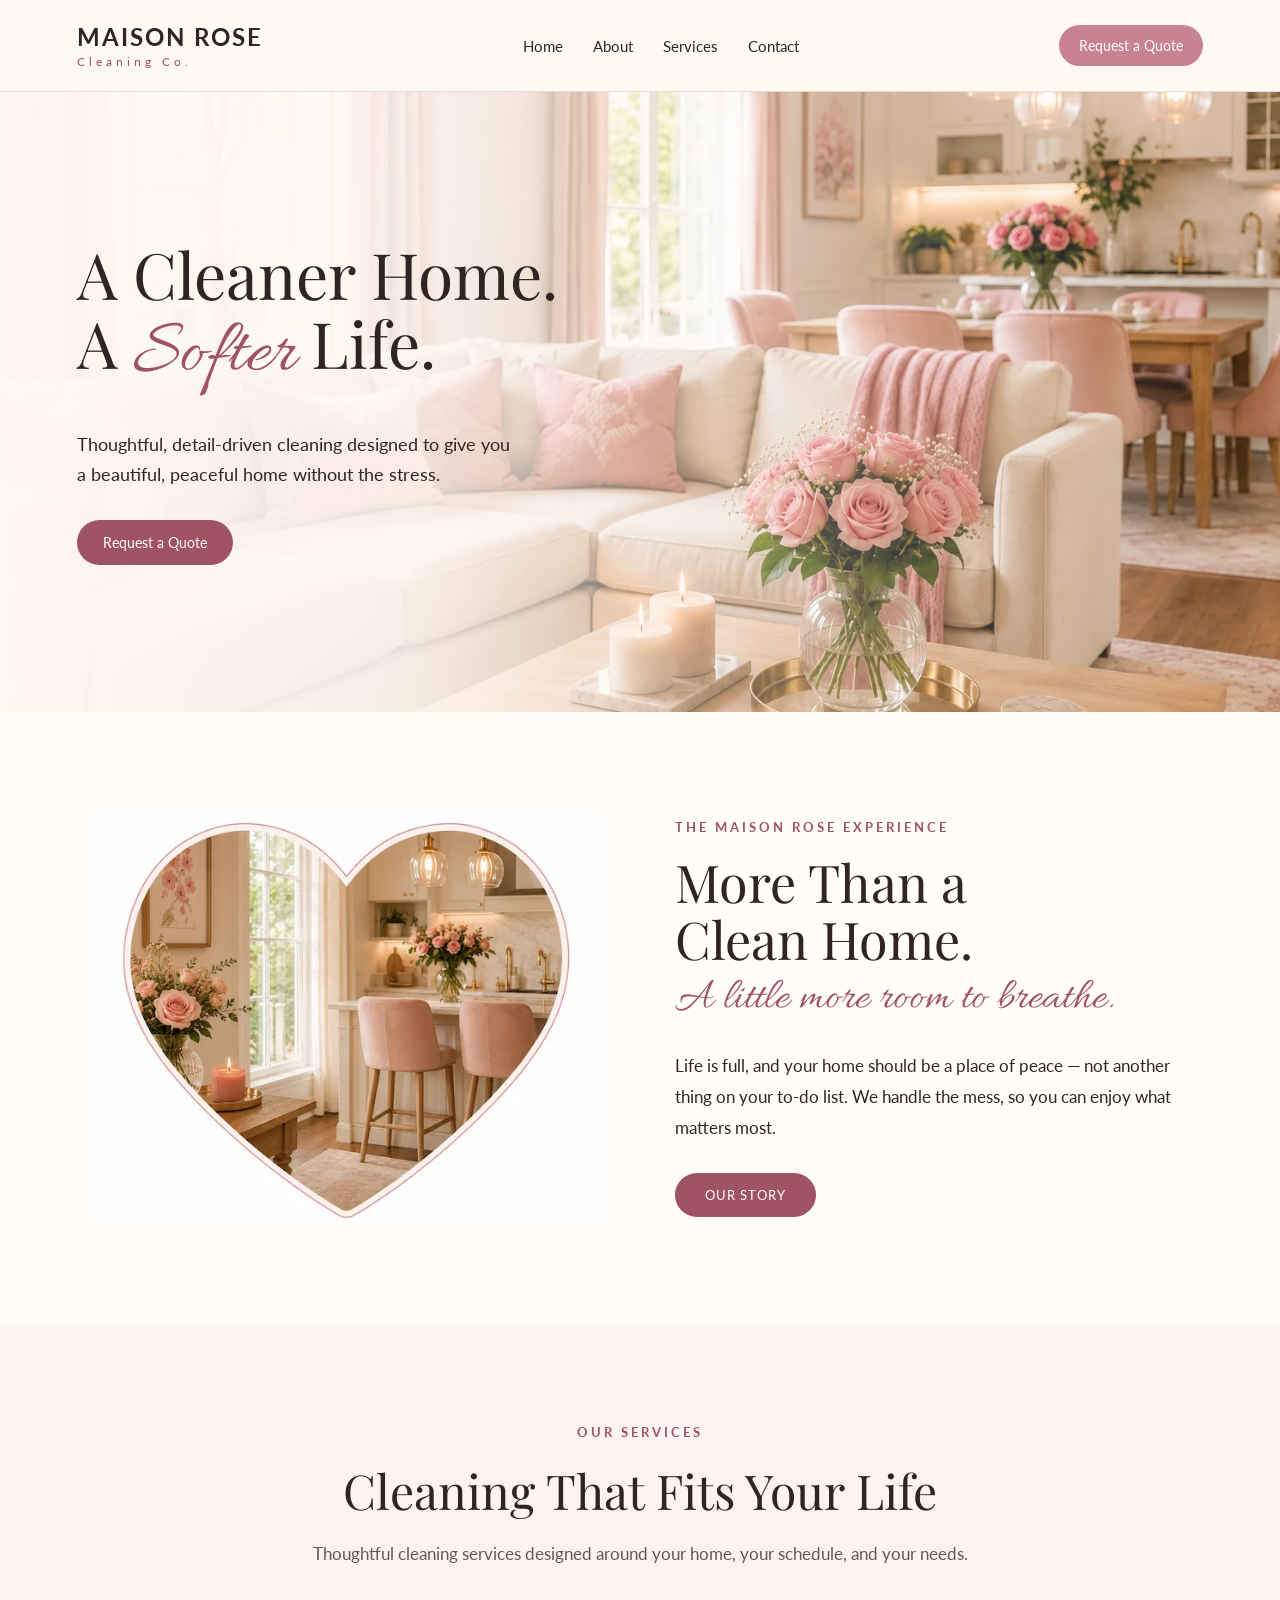
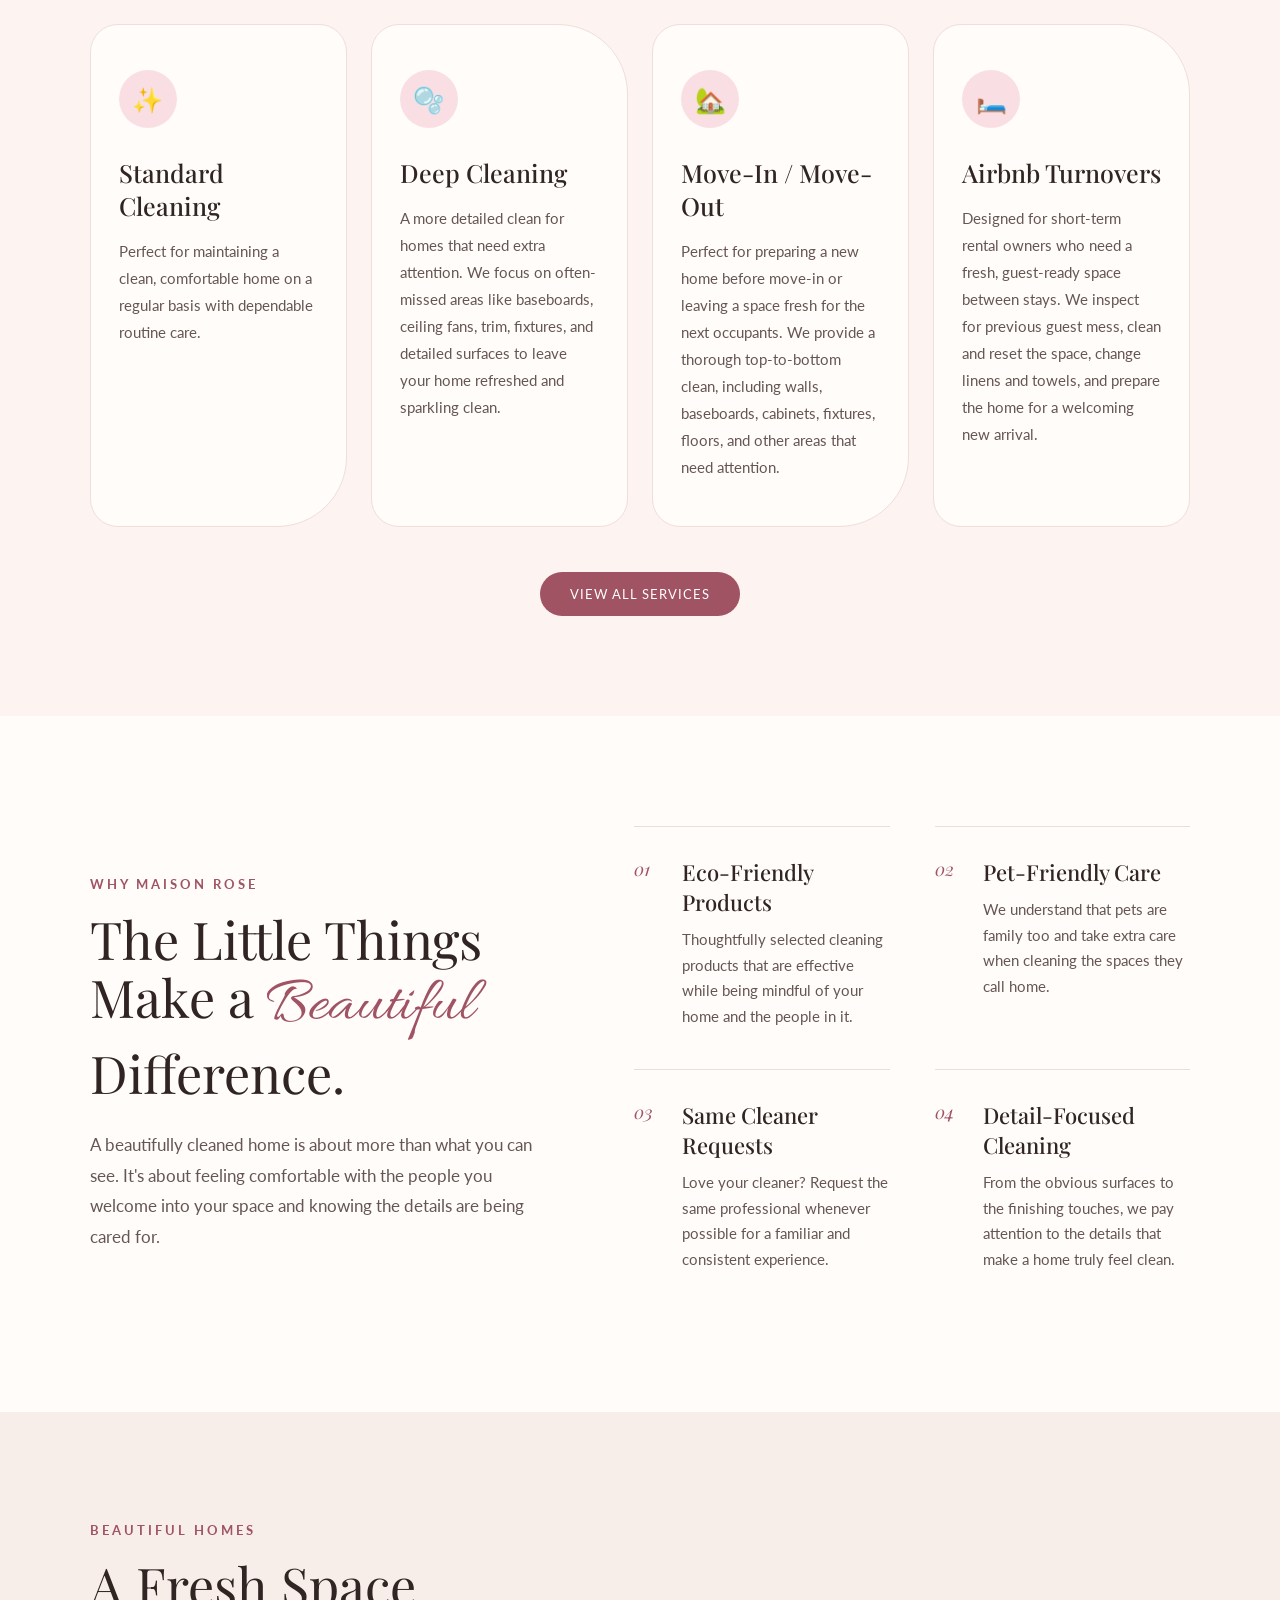
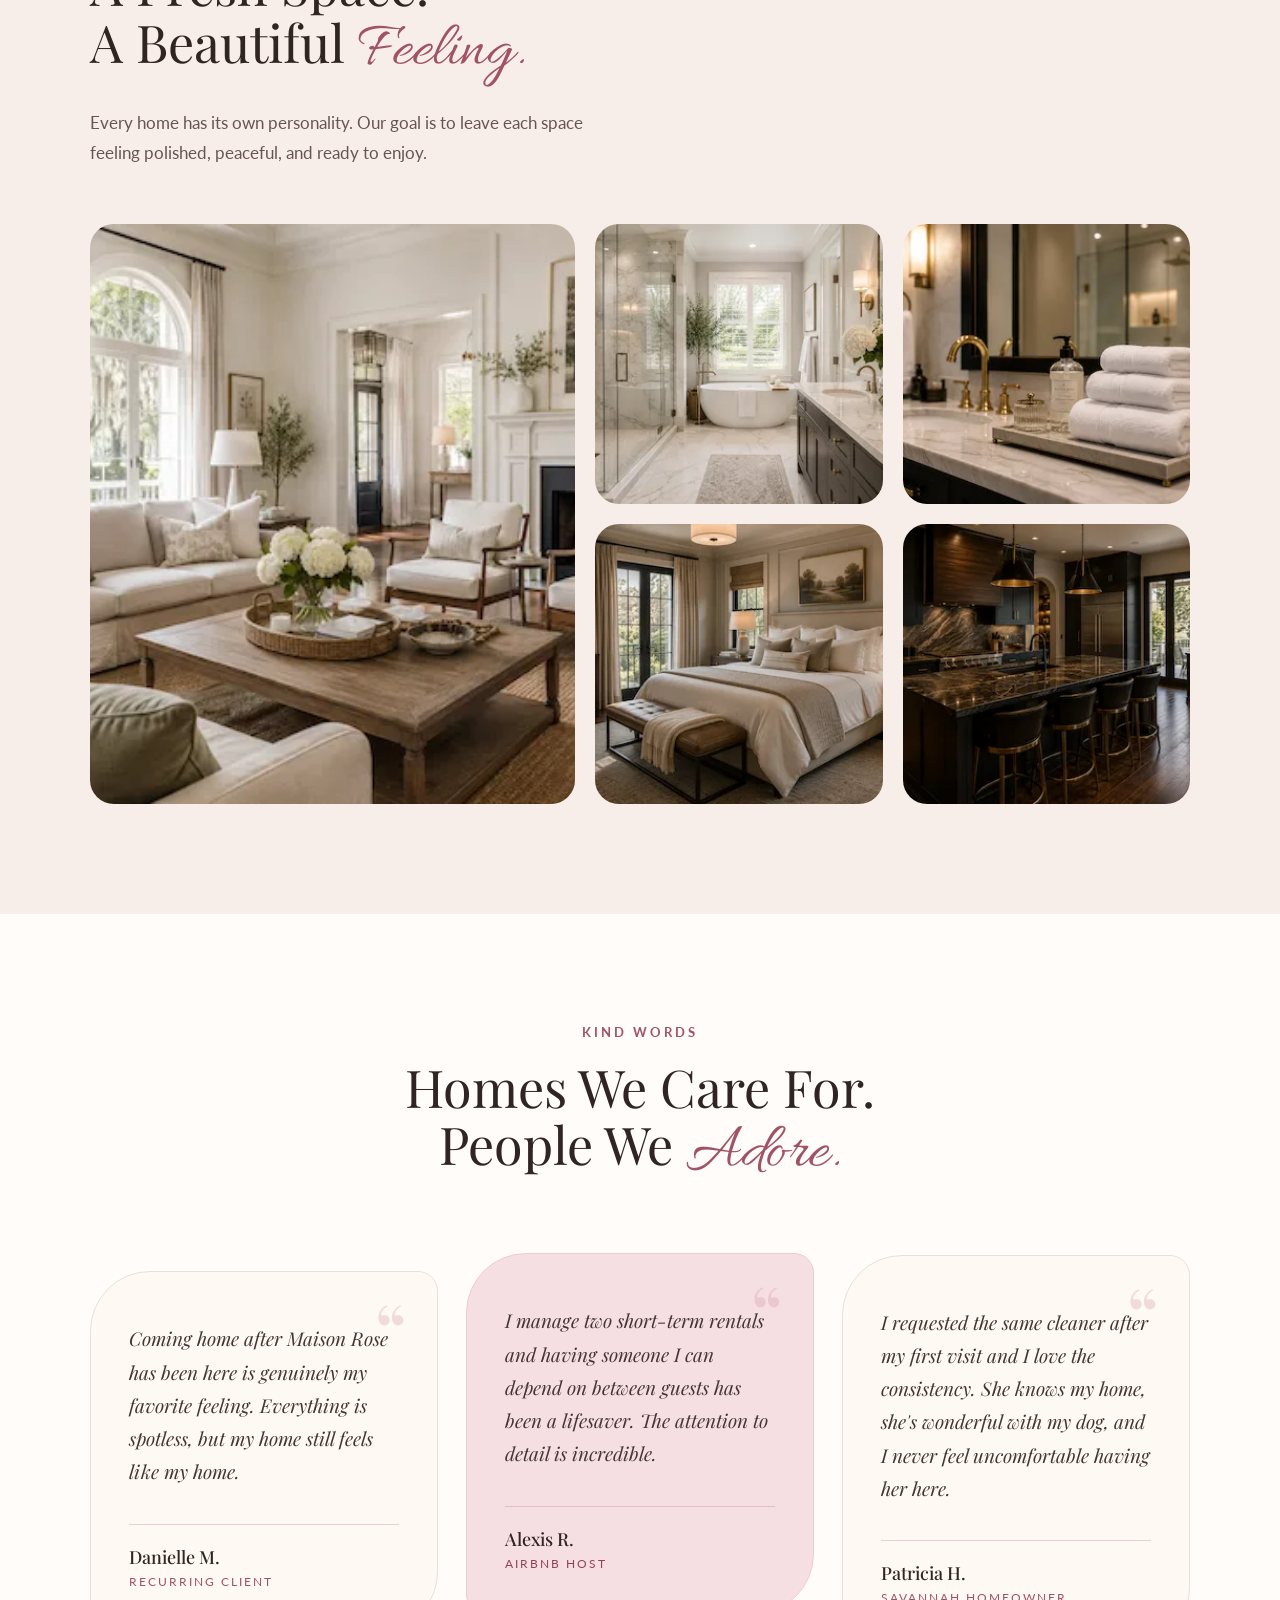
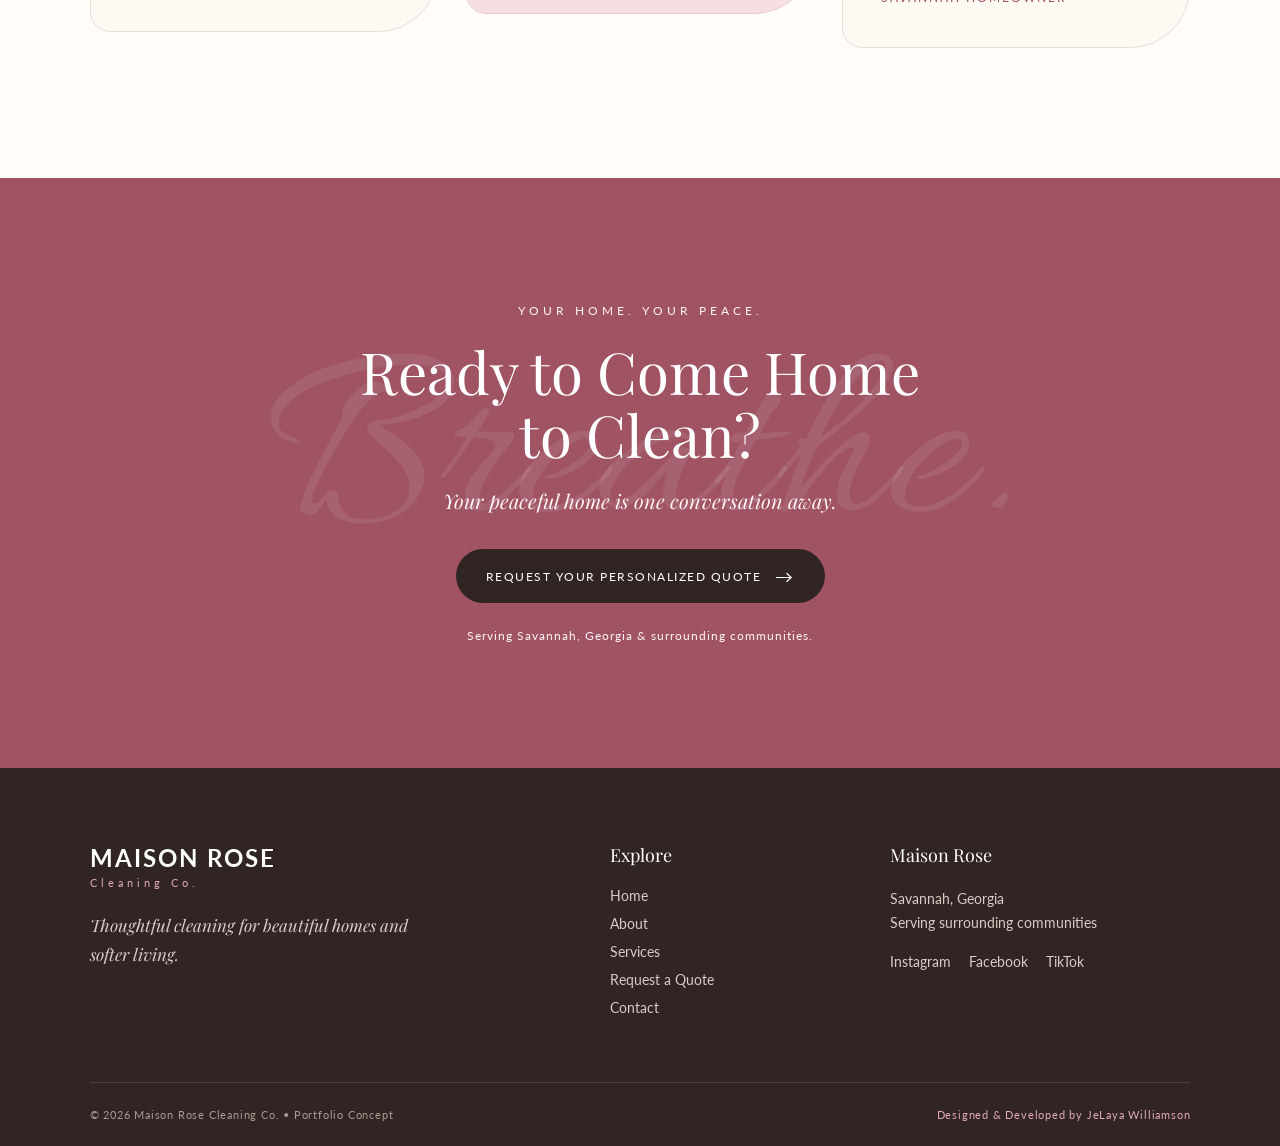
<file: index.html>
<!DOCTYPE html>
<html lang="en">

<head>
    <meta charset="UTF-8">
    <meta name="viewport" content="width=device-width, initial-scale=1.0">

    <title>Maison Rose Cleaning Co. | Savannah, GA</title>

    <meta name="description"
          content="Maison Rose Cleaning Co. provides thoughtful, detail-driven residential cleaning services in Savannah, Georgia, including standard cleaning, deep cleaning, move-in and move-out cleaning, and Airbnb turnovers.">
<meta property="og:title" content="Maison Rose Cleaning Co. | Savannah, GA">
<meta property="og:description" content="Thoughtful, detail-driven residential cleaning services in Savannah, Georgia.">
<meta property="og:type" content="website">
<meta property="og:url" content="https://maison-rose-cleaning.netlify.app/">
<meta property="og:image" content="https://maison-rose-cleaning.netlify.app/images/maison-rose-hero.webp">
    <link rel="preconnect" href="https://fonts.googleapis.com">
    <link rel="preconnect" href="https://fonts.gstatic.com" crossorigin>

    <link href="https://fonts.googleapis.com/css2?family=Allura&family=Lato:wght@300;400;700&family=Playfair+Display:ital,wght@0,400;0,500;1,400&display=swap"
          rel="stylesheet">
<link
    rel="preload"
    as="image"
    href="images/maison-rose-hero.webp"
    fetchpriority="high"
>

<link rel="stylesheet" href="style.css">
    <link rel="stylesheet" href="style.css">
</head>

<body>
<header class="site-header">

    <a href="index.html" class="logo">
        MAISON ROSE
        <span>Cleaning Co.</span>
    </a>

    <button class="menu-toggle"
            aria-label="Open navigation menu"
            aria-expanded="false">
        ☰
    </button>

    <nav class="main-nav">
    <a href="index.html">Home</a>
    <a href="about.html">About</a>
    <a href="services.html">Services</a>
    <a href="contact.html">Contact</a>

    <a href="quote.html" class="mobile-quote-link">
        Request a Quote
    </a>
</nav>

<a href="quote.html" class="nav-quote-button">
    Request a Quote
</a>

</header>
<section class="hero">

    <div class="hero-content">
        <h1>
            A Cleaner Home.<br>
            A <span>Softer</span> Life.
        </h1>

        <p>
    Thoughtful, detail-driven cleaning designed to give you
    a beautiful, peaceful home without the stress.
</p>

        <a href="quote.html" class="hero-button">
            Request a Quote
        </a>
    </div>

</section>
<section class="experience-section">

    <div class="experience-image">
        <img src="images/experience-image.webp"
         width="600"
         height="480"
        
     alt="Bright, elegant kitchen with a clean and polished interior">
    </div>

    <div class="experience-text">

        <p class="section-label">
            The Maison Rose Experience
        </p>

        <h2>
            More Than a<br>
            Clean Home.
        </h2>

        <p class="experience-script">
            A little more room to breathe.
        </p>

        <p class="experience-description">
            Life is full, and your home should be a place of peace —
            not another thing on your to-do list. We handle the mess,
            so you can enjoy what matters most.
        </p>

        <a href="about.html" class="story-button">
            Our Story
        </a>

    </div>

</section>
<!-- SERVICES PREVIEW SECTION -->
<section class="services-preview">

    <div class="services-heading">

        <p class="section-label">
            Our Services
        </p>

        <h2>
            Cleaning That Fits Your Life
        </h2>

        <p>
            Thoughtful cleaning services designed around
            your home, your schedule, and your needs.
        </p>

    </div>


    <div class="services-grid">

        <!-- STANDARD CLEANING -->
        <div class="service-card">

            <div class="service-icon">✨</div>

            <h3>Standard Cleaning</h3>

            <p>
                Perfect for maintaining a clean, comfortable home
                on a regular basis with dependable routine care.
            </p>

        </div>


        <!-- DEEP CLEANING -->
        <div class="service-card">

            <div class="service-icon">🫧</div>

            <h3>Deep Cleaning</h3>

            <p>
                A more detailed clean for homes that need extra attention.
                We focus on often-missed areas like baseboards, ceiling fans,
                trim, fixtures, and detailed surfaces to leave your home
                refreshed and sparkling clean.
            </p>

        </div>


        <!-- MOVE-IN / MOVE-OUT CLEANING -->
        <div class="service-card">

            <div class="service-icon">🏡</div>

            <h3>Move-In / Move-Out</h3>

            <p>
                Perfect for preparing a new home before move-in or leaving
                a space fresh for the next occupants. We provide a thorough
                top-to-bottom clean, including walls, baseboards, cabinets,
                fixtures, floors, and other areas that need attention.
            </p>

        </div>


        <!-- AIRBNB TURNOVERS -->
        <div class="service-card">

            <div class="service-icon">🛏️</div>

            <h3>Airbnb Turnovers</h3>

            <p>
                Designed for short-term rental owners who need a fresh,
                guest-ready space between stays. We inspect for previous
                guest mess, clean and reset the space, change linens and
                towels, and prepare the home for a welcoming new arrival.
            </p>

        </div>

    </div>


    <a href="services.html" class="services-button">
        View All Services
    </a>

</section>
<!-- WHY MAISON ROSE SECTION -->
<section class="why-maison">

    <div class="why-intro">

        <p class="section-label">
            Why Maison Rose
        </p>

        <h2>
            The Little Things<br>
            Make a <span>Beautiful</span><br>
            Difference.
        </h2>

        <p class="why-description">
            A beautifully cleaned home is about more than what you can see.
            It's about feeling comfortable with the people you welcome into
            your space and knowing the details are being cared for.
        </p>

    </div>


    <div class="why-features">

        <div class="why-feature">
            <span class="why-number">01</span>

            <div>
                <h3>Eco-Friendly Products</h3>
                <p>
                    Thoughtfully selected cleaning products that are effective
                    while being mindful of your home and the people in it.
                </p>
            </div>
        </div>


        <div class="why-feature">
            <span class="why-number">02</span>

            <div>
                <h3>Pet-Friendly Care</h3>
                <p>
                    We understand that pets are family too and take extra care
                    when cleaning the spaces they call home.
                </p>
            </div>
        </div>


        <div class="why-feature">
            <span class="why-number">03</span>

            <div>
                <h3>Same Cleaner Requests</h3>
                <p>
                    Love your cleaner? Request the same professional whenever
                    possible for a familiar and consistent experience.
                </p>
            </div>
        </div>


        <div class="why-feature">
            <span class="why-number">04</span>

            <div>
                <h3>Detail-Focused Cleaning</h3>
                <p>
                    From the obvious surfaces to the finishing touches, we pay
                    attention to the details that make a home truly feel clean.
                </p>
            </div>
        </div>

    </div>

</section>
<!-- BEAUTIFUL HOMES GALLERY -->
<section class="gallery-section">

    <div class="gallery-heading">
        <p class="section-label">Beautiful Homes</p>

        <h2>
            A Fresh Space.<br>
            A Beautiful <span>Feeling.</span>
        </h2>

        <p>
            Every home has its own personality. Our goal is to leave
            each space feeling polished, peaceful, and ready to enjoy.
        </p>
    </div>


    <div class="gallery-grid">

        <div class="gallery-item gallery-large">
            <img
                src="images/gallery-living-room.webp"
                 width="500"
                 height="333"
                loading="lazy"
                alt="Bright professionally cleaned living room with warm wood floors and elegant neutral decor"
            >
        </div>


        <div class="gallery-item gallery-bathroom">
            <img
                src="images/gallery-bathroom.webp"
                 width="400"
                 height="267"
                loading="lazy"
                alt="Luxury marble bathroom with spotless glass shower and polished fixtures"
            >
        </div>


        <div class="gallery-item gallery-closeup">
            <img
                src="images/gallery-closeup.webp"
                 width="400"
                 height="267"
                loading="lazy"
                alt="Detailed close-up of freshly cleaned bathroom surfaces and neatly folded towels"
            >
        </div>


        <div class="gallery-item gallery-bedroom">
            <img
                src="images/gallery-dark-bedroom.webp"
                 width="400"
                 height="267"
                loading="lazy"
                alt="Warm elegant bedroom with freshly made linens and carefully arranged furnishings"
            >
        </div>


        <div class="gallery-item gallery-kitchen">
            <img
                src="images/gallery-kitchen.webp"
                 width="400"
                 height="267"
                loading="lazy"
                alt="Dark luxury kitchen with polished counters and clean modern finishes"
            >
        </div>

    </div>

</section>
<!-- KIND WORDS / TESTIMONIALS -->
<section class="testimonials-section">

    <div class="testimonials-heading">

        <p class="section-label">
            Kind Words
        </p>

        <h2>
            Homes We Care For.<br>
            People We <span>Adore.</span>
        </h2>

    </div>


    <div class="testimonials-grid">

        <!-- TESTIMONIAL ONE -->
        <article class="testimonial-card">

            <div class="quote-mark">“</div>

            <p class="testimonial-text">
                Coming home after Maison Rose has been here is genuinely
                my favorite feeling. Everything is spotless, but my home
                still feels like my home.
            </p>

            <div class="testimonial-client">
                <p class="client-name">Danielle M.</p>
                <p class="client-type">Recurring Client</p>
            </div>

        </article>


        <!-- TESTIMONIAL TWO -->
        <article class="testimonial-card featured-testimonial">

            <div class="quote-mark">“</div>

            <p class="testimonial-text">
                I manage two short-term rentals and having someone I can
                depend on between guests has been a lifesaver. The attention
                to detail is incredible.
            </p>

            <div class="testimonial-client">
                <p class="client-name">Alexis R.</p>
                <p class="client-type">Airbnb Host</p>
            </div>

        </article>


        <!-- TESTIMONIAL THREE -->
        <article class="testimonial-card">

            <div class="quote-mark">“</div>

            <p class="testimonial-text">
                I requested the same cleaner after my first visit and I love
                the consistency. She knows my home, she's wonderful with my
                dog, and I never feel uncomfortable having her here.
            </p>

            <div class="testimonial-client">
                <p class="client-name">Patricia H.</p>
                <p class="client-type">Savannah Homeowner</p>
            </div>

        </article>

    </div>

</section>
<!-- FINAL QUOTE CTA -->
<section class="final-cta">

    <div class="cta-watermark">
        Breathe.
    </div>

    <div class="final-cta-content">

        <p class="cta-label">
            Your Home. Your Peace.
        </p>

        <h2>
            Ready to Come Home<br>
            to Clean?
        </h2>

        <p class="cta-description">
            Your peaceful home is one conversation away.
        </p>

        <a href="quote.html" class="final-cta-button">
            Request Your Personalized Quote
            <span>→</span>
        </a>

        <p class="service-area">
            Serving Savannah, Georgia & surrounding communities.
        </p>

    </div>

</section>


<!-- FOOTER -->
<footer class="site-footer">

    <div class="footer-main">

        <div class="footer-brand">

            <a href="index.html" class="footer-logo">
                MAISON ROSE
                <span>Cleaning Co.</span>
            </a>

            <p>
                Thoughtful cleaning for beautiful homes
                and softer living.
            </p>

        </div>


        <div class="footer-links">

            <h3>Explore</h3>

            <a href="index.html">Home</a>
            <a href="about.html">About</a>
            <a href="services.html">Services</a>
            <a href="quote.html">Request a Quote</a>
            <a href="contact.html">Contact</a>

        </div>


        <div class="footer-contact">

            <h3>Maison Rose</h3>

            <p>Savannah, Georgia</p>
            <p>Serving surrounding communities</p>

            <div class="footer-socials">
                <a href="#" aria-label="Maison Rose Instagram">Instagram</a>
                <a href="#" aria-label="Maison Rose Facebook">Facebook</a>
                <a href="#" aria-label="Maison Rose TikTok">TikTok</a>
            </div>

        </div>

    </div>


    <div class="footer-bottom">

        <p>
            © 2026 Maison Rose Cleaning Co. • Portfolio Concept
        </p>

        <p class="portfolio-credit">
            Designed & Developed by JeLaya Williamson
        </p>

    </div>

</footer>
<script src="script.js"></script>

</body>
</html>
</file>
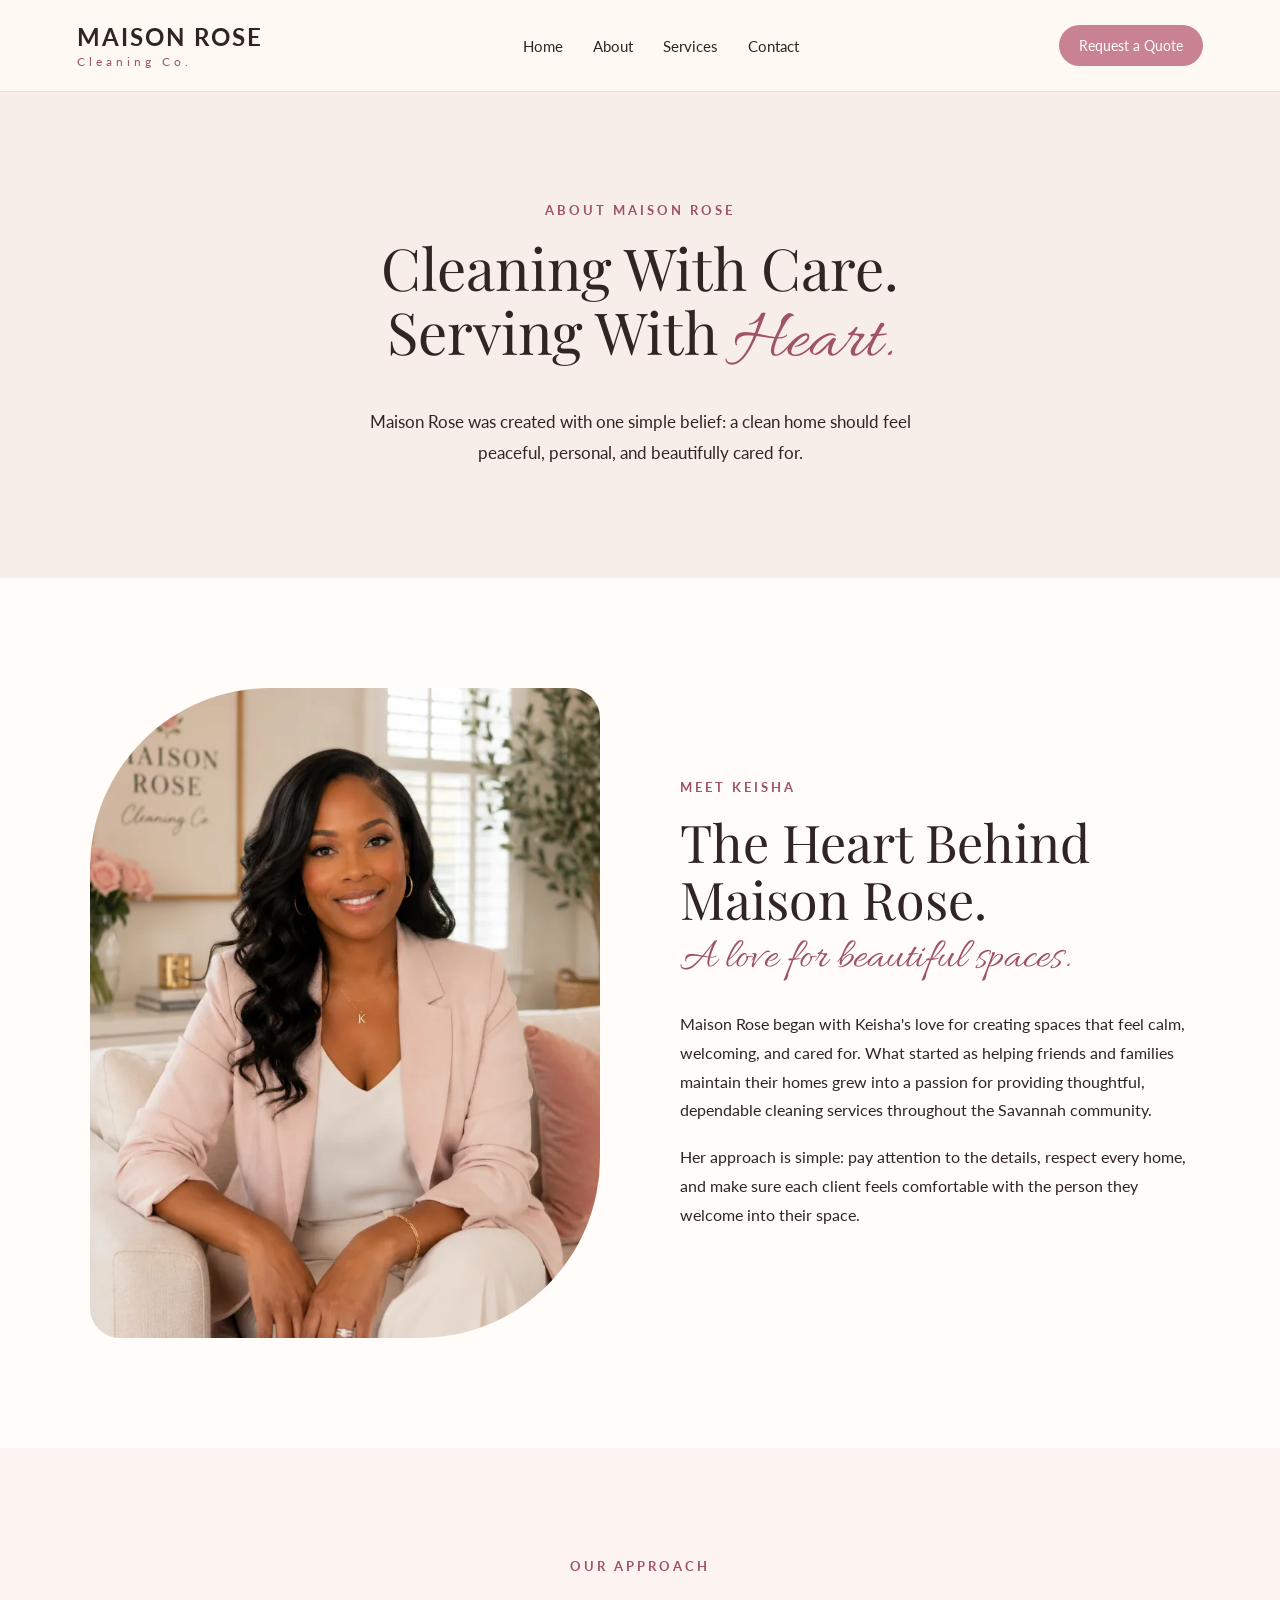
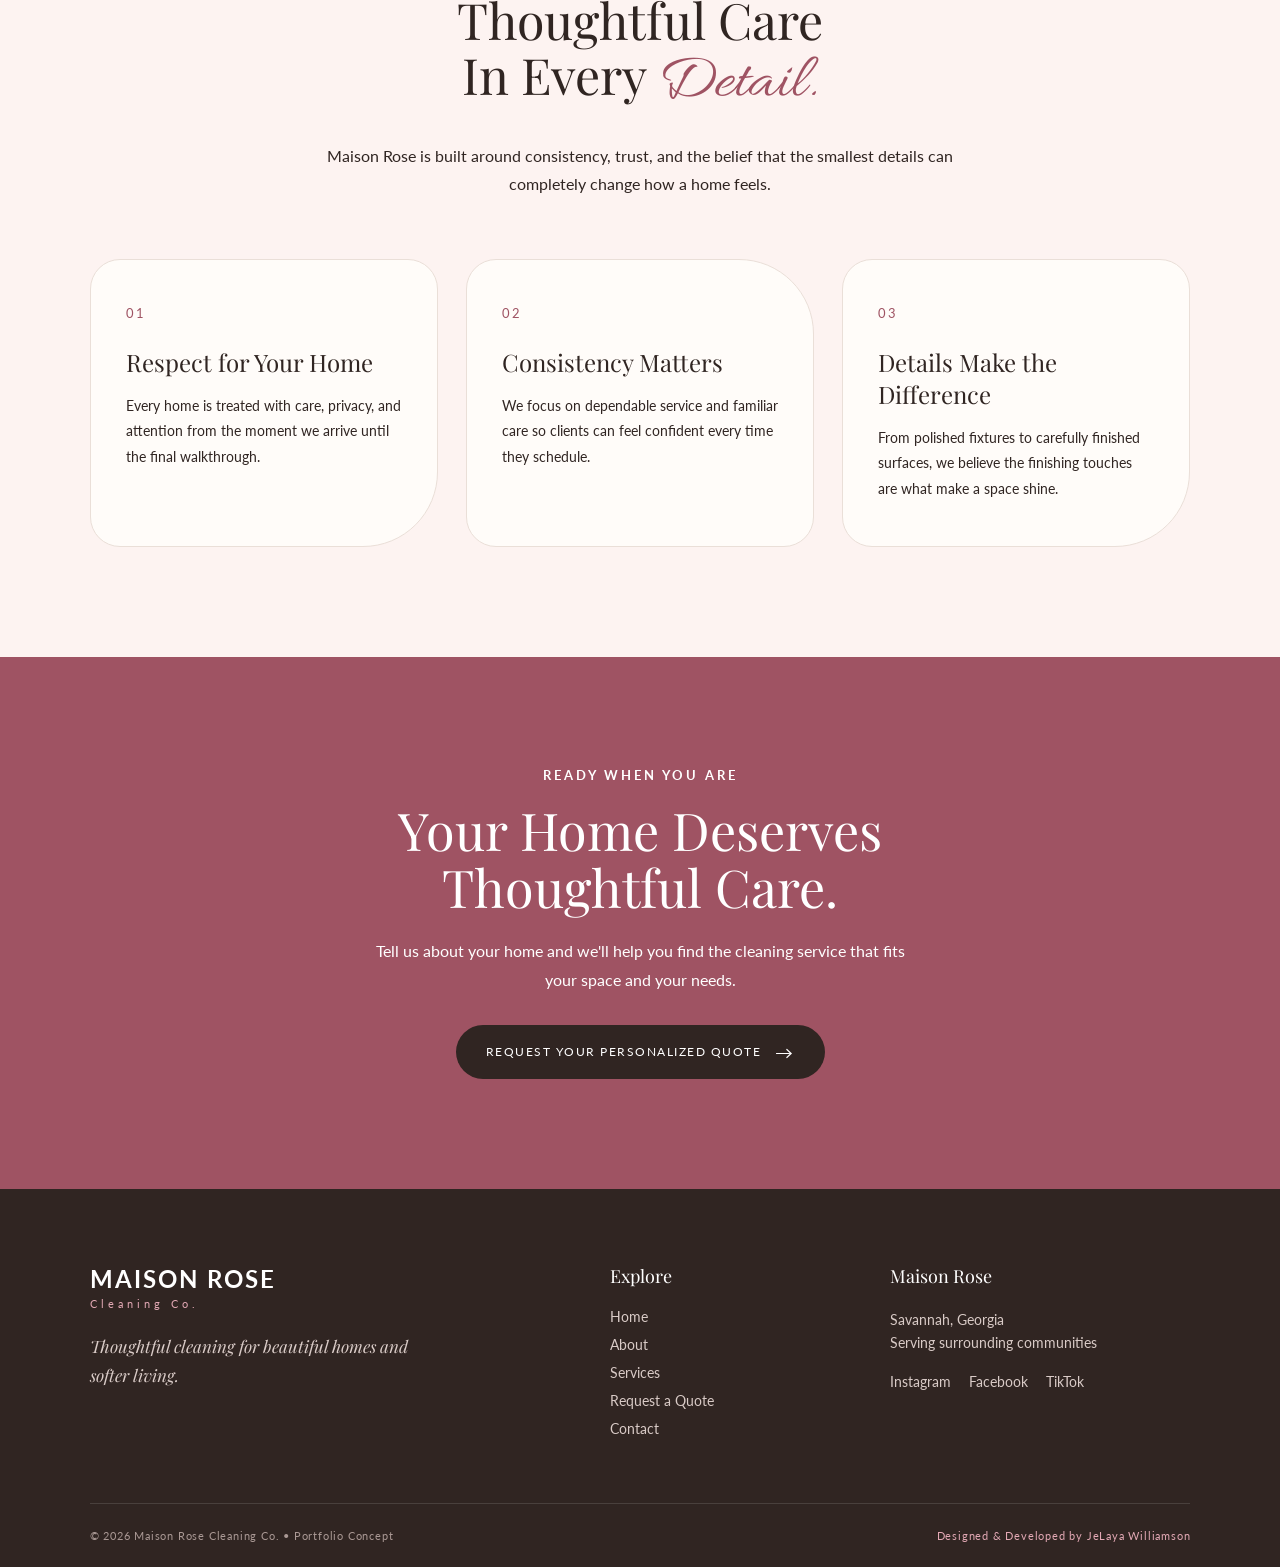
<file: about.html>
<!DOCTYPE html>
<html lang="en">

<head>
    <meta charset="UTF-8">
    <meta name="viewport" content="width=device-width, initial-scale=1.0">

    <title>About Maison Rose Cleaning Co. | Savannah, GA</title>

    <meta name="description"
          content="Meet the heart behind Maison Rose Cleaning Co., a Savannah-based cleaning company focused on thoughtful, detail-driven care for beautiful homes.">
<!-- Open Graph -->
<meta property="og:title" content="About Maison Rose Cleaning Co. | Savannah, GA">
<meta property="og:description" content="Meet the heart behind Maison Rose Cleaning Co., a Savannah-based cleaning company focused on thoughtful, detail-driven care for beautiful homes.">
<meta property="og:type" content="website">
<meta property="og:url" content="https://maison-rose-cleaning.netlify.app/about.html">
<meta property="og:image" content="https://maison-rose-cleaning.netlify.app/images/about-keisha.webp">
    <link rel="preconnect" href="https://fonts.googleapis.com">
    <link rel="preconnect" href="https://fonts.gstatic.com" crossorigin>

    <link href="https://fonts.googleapis.com/css2?family=Allura&family=Lato:wght@300;400;700&family=Playfair+Display:ital,wght@0,400;0,500;1,400&display=swap"
          rel="stylesheet">

    <link rel="stylesheet" href="style.css">
</head>


<body>

    <!-- HEADER -->
    <header class="site-header">

        <a href="index.html" class="logo">
            MAISON ROSE
            <span>Cleaning Co.</span>
        </a>

        <button class="menu-toggle"
                aria-label="Open navigation menu"
                aria-expanded="false">
            ☰
        </button>

         <nav class="main-nav">
    <a href="index.html">Home</a>
    <a href="about.html">About</a>
    <a href="services.html">Services</a>
    <a href="contact.html">Contact</a>

    <a href="quote.html" class="mobile-quote-link">
        Request a Quote
    </a>
</nav>

<a href="quote.html" class="nav-quote-button">
    Request a Quote
</a>
        
    </header>


    <!-- ABOUT HERO -->
    <section class="about-hero">

        <div class="about-hero-content">

            <p class="section-label">
                About Maison Rose
            </p>

            <h1>
                Cleaning With Care.<br>
                Serving With <span>Heart.</span>
            </h1>

            <p>
                Maison Rose was created with one simple belief:
                a clean home should feel peaceful, personal, and beautifully cared for.
            </p>

        </div>

    </section>


    <!-- MEET KEISHA -->
    <section class="meet-owner">

        <div class="owner-image">

            <img
                src="images/about-keisha.webp"
                alt="Keisha, founder of Maison Rose Cleaning Co."
            >

        </div>


        <div class="owner-story">

            <p class="section-label">
                Meet Keisha
            </p>

            <h2>
                The Heart Behind<br>
                Maison Rose.
            </h2>

            <p class="owner-script">
                A love for beautiful spaces.
            </p>

            <p>
                Maison Rose began with Keisha's love for creating spaces that
                feel calm, welcoming, and cared for. What started as helping
                friends and families maintain their homes grew into a passion
                for providing thoughtful, dependable cleaning services throughout
                the Savannah community.
            </p>

            <p>
                Her approach is simple: pay attention to the details, respect
                every home, and make sure each client feels comfortable with
                the person they welcome into their space.
            </p>

        </div>

    </section>


    <!-- OUR APPROACH -->
    <section class="about-values">

        <div class="about-values-heading">

            <p class="section-label">
                Our Approach
            </p>

            <h2>
                Thoughtful Care<br>
                In Every <span>Detail.</span>
            </h2>

            <p>
                Maison Rose is built around consistency, trust, and the belief
                that the smallest details can completely change how a home feels.
            </p>

        </div>


        <div class="values-grid">

            <article class="value-card">
                <span class="value-number">01</span>

                <h3>Respect for Your Home</h3>

                <p>
                    Every home is treated with care, privacy, and attention
                    from the moment we arrive until the final walkthrough.
                </p>
            </article>


            <article class="value-card">
                <span class="value-number">02</span>

                <h3>Consistency Matters</h3>

                <p>
                    We focus on dependable service and familiar care so clients
                    can feel confident every time they schedule.
                </p>
            </article>


            <article class="value-card">
                <span class="value-number">03</span>

                <h3>Details Make the Difference</h3>

                <p>
                    From polished fixtures to carefully finished surfaces,
                    we believe the finishing touches are what make a space shine.
                </p>
            </article>

        </div>

    </section>


    <!-- ABOUT CTA -->
    <section class="about-cta">

        <div class="about-cta-content">

            <p class="section-label">
                Ready When You Are
            </p>

            <h2>
                Your Home Deserves<br>
                Thoughtful Care.
            </h2>

            <p>
                Tell us about your home and we'll help you find the cleaning
                service that fits your space and your needs.
            </p>

            <a href="quote.html" class="final-cta-button">
                Request Your Personalized Quote
                <span>→</span>
            </a>

        </div>

    </section>


    <!-- FOOTER -->
    <footer class="site-footer">

        <div class="footer-main">

            <div class="footer-brand">

                <a href="index.html" class="footer-logo">
                    MAISON ROSE
                    <span>Cleaning Co.</span>
                </a>

                <p>
                    Thoughtful cleaning for beautiful homes
                    and softer living.
                </p>

            </div>


            <div class="footer-links">

                <h3>Explore</h3>

                <a href="index.html">Home</a>
                <a href="about.html">About</a>
                <a href="services.html">Services</a>
                <a href="quote.html">Request a Quote</a>
                <a href="contact.html">Contact</a>

            </div>


            <div class="footer-contact">

                <h3>Maison Rose</h3>

                <p>Savannah, Georgia</p>
                <p>Serving surrounding communities</p>

                <div class="footer-socials">
                    <a href="#" aria-label="Maison Rose Instagram">Instagram</a>
                    <a href="#" aria-label="Maison Rose Facebook">Facebook</a>
                    <a href="#" aria-label="Maison Rose TikTok">TikTok</a>
                </div>

            </div>

        </div>


        <div class="footer-bottom">

            <p>
                © 2026 Maison Rose Cleaning Co. • Portfolio Concept
            </p>

            <p class="portfolio-credit">
                Designed & Developed by JeLaya Williamson
            </p>

        </div>

    </footer>


    <script src="script.js"></script>

</body>
</html>
</file>
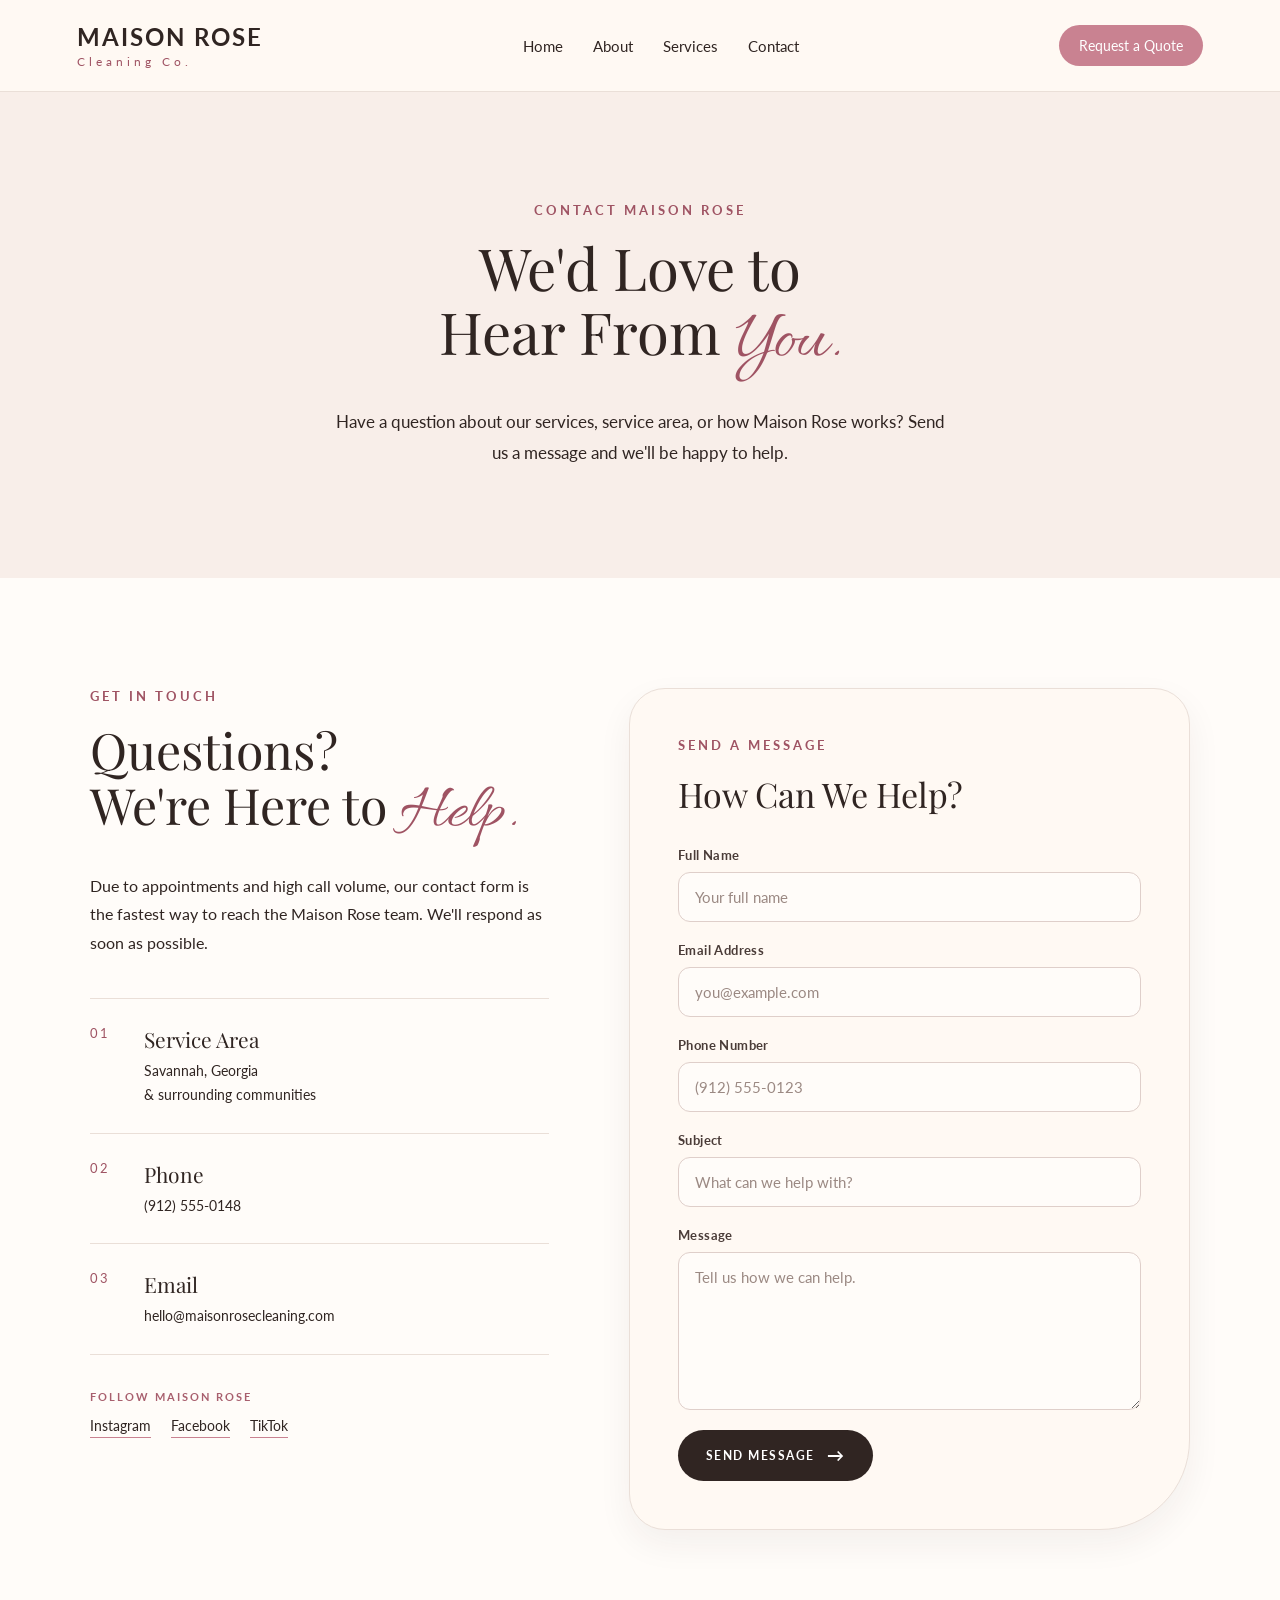
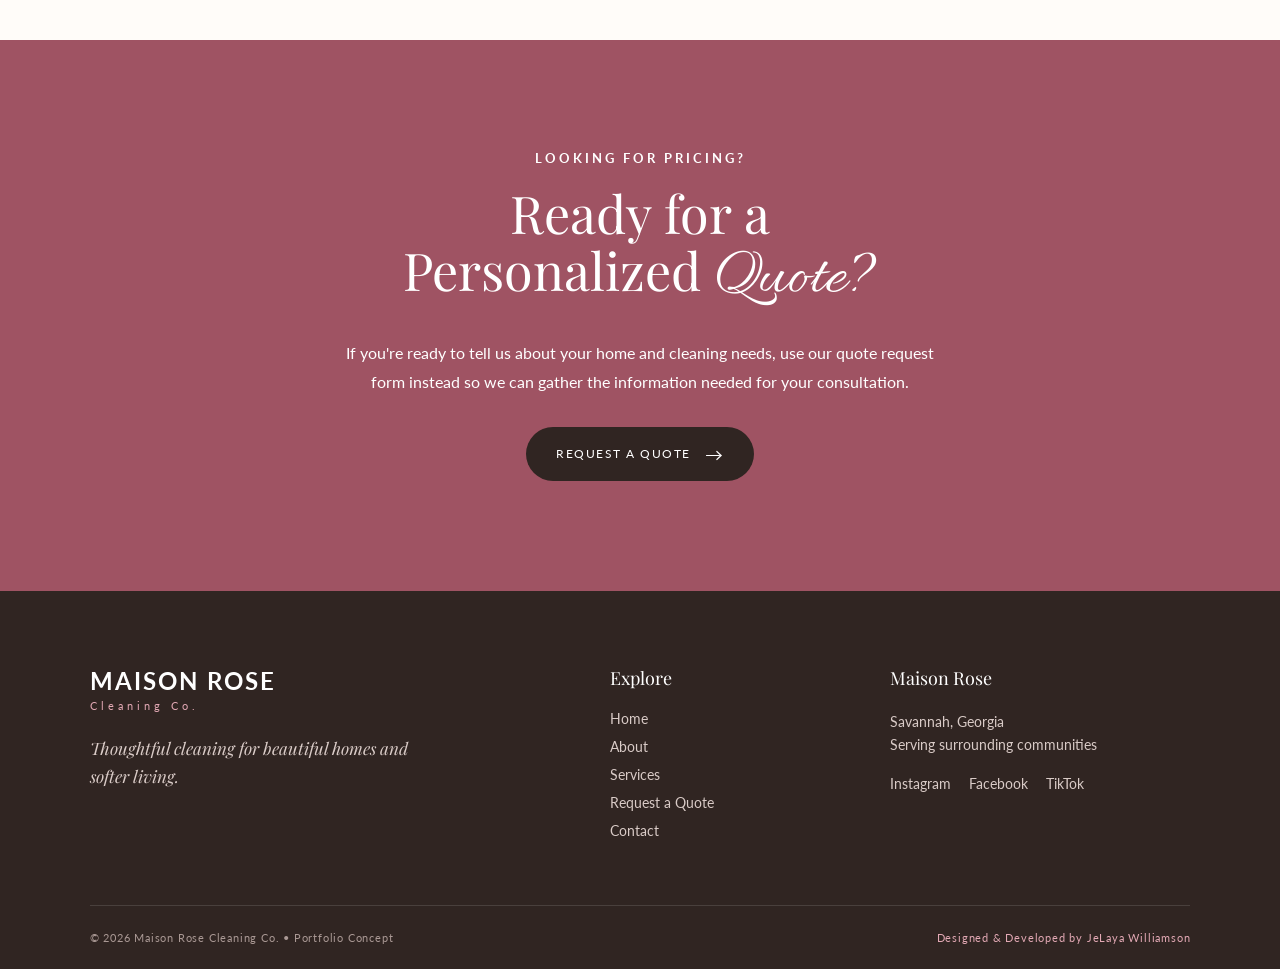
<file: contact.html>
<!DOCTYPE html>
<html lang="en">

<head>
    <meta charset="UTF-8">
    <meta name="viewport" content="width=device-width, initial-scale=1.0">

    <title>Contact Maison Rose Cleaning Co. | Savannah, GA</title>

    <meta name="description"
          content="Contact Maison Rose Cleaning Co. in Savannah, Georgia for general questions, service information, and cleaning inquiries.">
<!-- Open Graph -->
<meta property="og:title" content="Contact Maison Rose Cleaning Co. | Savannah, GA">
<meta property="og:description" content="Contact Maison Rose Cleaning Co. in Savannah, Georgia for general questions, service information, and cleaning inquiries.">
<meta property="og:type" content="website">
<meta property="og:url" content="https://maison-rose-cleaning.netlify.app/contact.html">
<meta property="og:image" content="https://maison-rose-cleaning.netlify.app/images/maison-rose-hero.webp">
    <link rel="preconnect" href="https://fonts.googleapis.com">
    <link rel="preconnect" href="https://fonts.gstatic.com" crossorigin>

    <link href="https://fonts.googleapis.com/css2?family=Allura&family=Lato:wght@300;400;700&family=Playfair+Display:ital,wght@0,400;0,500;1,400&display=swap"
          rel="stylesheet">

    <link rel="stylesheet" href="style.css">
</head>


<body>

    <!-- HEADER -->
    <header class="site-header">

        <a href="index.html" class="logo">
            MAISON ROSE
            <span>Cleaning Co.</span>
        </a>

        <button class="menu-toggle"
                aria-label="Open navigation menu"
                aria-expanded="false">
            ☰
        </button>

         <nav class="main-nav">
    <a href="index.html">Home</a>
    <a href="about.html">About</a>
    <a href="services.html">Services</a>
    <a href="contact.html">Contact</a>

    <a href="quote.html" class="mobile-quote-link">
        Request a Quote
    </a>
</nav>

<a href="quote.html" class="nav-quote-button">
    Request a Quote
</a>

    </header>


    <!-- CONTACT HERO -->
    <section class="contact-hero">

        <div class="contact-hero-content">

            <p class="section-label">
                Contact Maison Rose
            </p>

            <h1>
                We'd Love to<br>
                Hear From <span>You.</span>
            </h1>

            <p>
                Have a question about our services, service area,
                or how Maison Rose works? Send us a message and
                we'll be happy to help.
            </p>

        </div>

    </section>


    <!-- CONTACT SECTION -->
    <section class="contact-section">

        <div class="contact-info">

            <p class="section-label">
                Get in Touch
            </p>

            <h2>
                Questions?<br>
                We're Here to <span>Help.</span>
            </h2>

            <p class="contact-description">
                Due to appointments and high call volume, our contact form
                is the fastest way to reach the Maison Rose team.
                We'll respond as soon as possible.
            </p>


            <div class="contact-details">

                <div class="contact-detail">
                    <span class="contact-detail-number">01</span>

                    <div>
                        <h3>Service Area</h3>
                        <p>
                            Savannah, Georgia<br>
                            & surrounding communities
                        </p>
                    </div>
                </div>


                <div class="contact-detail">
                    <span class="contact-detail-number">02</span>

                    <div>
                        <h3>Phone</h3>
                        <p>(912) 555-0148</p>
                    </div>
                </div>


                <div class="contact-detail">
                    <span class="contact-detail-number">03</span>

                    <div>
                        <h3>Email</h3>
                        <p>hello@maisonrosecleaning.com</p>
                    </div>
                </div>

            </div>


            <div class="contact-socials">

                <p class="contact-social-label">
                    Follow Maison Rose
                </p>

                <div>
                    <a href="#">Instagram</a>
                    <a href="#">Facebook</a>
                    <a href="#">TikTok</a>
                </div>

            </div>

        </div>


        <!-- CONTACT FORM -->
        <form class="contact-form">

            <div class="contact-form-heading">

                <p class="section-label">
                    Send a Message
                </p>

                <h2>
                    How Can We Help?
                </h2>

            </div>


            <div class="form-group">

                <label for="contact-name">
                    Full Name
                </label>

                <input
                    type="text"
                    id="contact-name"
                    name="name"
                    placeholder="Your full name"
                    required
                >

            </div>


            <div class="form-group">

                <label for="contact-email">
                    Email Address
                </label>

                <input
                    type="email"
                    id="contact-email"
                    name="email"
                    placeholder="you@example.com"
                    required
                >

            </div>


            <div class="form-group">

                <label for="contact-phone">
                    Phone Number
                </label>

                <input
                    type="tel"
                    id="contact-phone"
                    name="phone"
                    placeholder="(912) 555-0123"
                >

            </div>


            <div class="form-group">

                <label for="contact-subject">
                    Subject
                </label>

                <input
                    type="text"
                    id="contact-subject"
                    name="subject"
                    placeholder="What can we help with?"
                    required
                >

            </div>


            <div class="form-group">

                <label for="contact-message">
                    Message
                </label>

                <textarea
                    id="contact-message"
                    name="message"
                    rows="7"
                    placeholder="Tell us how we can help."
                    required
                ></textarea>

            </div>


            <button type="submit" class="contact-submit-button">
                Send Message
                <span>→</span>
            </button>
<div class="contact-success-message" role="status" aria-live="polite">

    <div class="success-icon">✓</div>

    <h3>Message Received!</h3>

    <p>
        Thank you for reaching out to Maison Rose.
        Our team will be in touch soon.
    </p>

    <p class="demo-notice">
        Portfolio Demo — No information was submitted or stored.
    </p>

</div>
        </form>

    </section>


    <!-- QUOTE REMINDER -->
    <section class="contact-quote-reminder">

        <div class="contact-quote-reminder-content">

            <p class="section-label">
                Looking for Pricing?
            </p>

            <h2>
                Ready for a<br>
                Personalized <span>Quote?</span>
            </h2>

            <p>
                If you're ready to tell us about your home and cleaning needs,
                use our quote request form instead so we can gather the
                information needed for your consultation.
            </p>

            <a href="quote.html" class="final-cta-button">
                Request a Quote
                <span>→</span>
            </a>

        </div>

    </section>


    <!-- FOOTER -->
    <footer class="site-footer">

        <div class="footer-main">

            <div class="footer-brand">

                <a href="index.html" class="footer-logo">
                    MAISON ROSE
                    <span>Cleaning Co.</span>
                </a>

                <p>
                    Thoughtful cleaning for beautiful homes
                    and softer living.
                </p>

            </div>


            <div class="footer-links">

                <h3>Explore</h3>

                <a href="index.html">Home</a>
                <a href="about.html">About</a>
                <a href="services.html">Services</a>
                <a href="quote.html">Request a Quote</a>
                <a href="contact.html">Contact</a>

            </div>


            <div class="footer-contact">

                <h3>Maison Rose</h3>

                <p>Savannah, Georgia</p>
                <p>Serving surrounding communities</p>

                <div class="footer-socials">
                    <a href="#">Instagram</a>
                    <a href="#">Facebook</a>
                    <a href="#">TikTok</a>
                </div>

            </div>

        </div>


        <div class="footer-bottom">

            <p>
                © 2026 Maison Rose Cleaning Co. • Portfolio Concept
            </p>

            <p class="portfolio-credit">
                Designed & Developed by JeLaya Williamson
            </p>

        </div>

    </footer>


    <script src="script.js"></script>

</body>
</html>
</file>
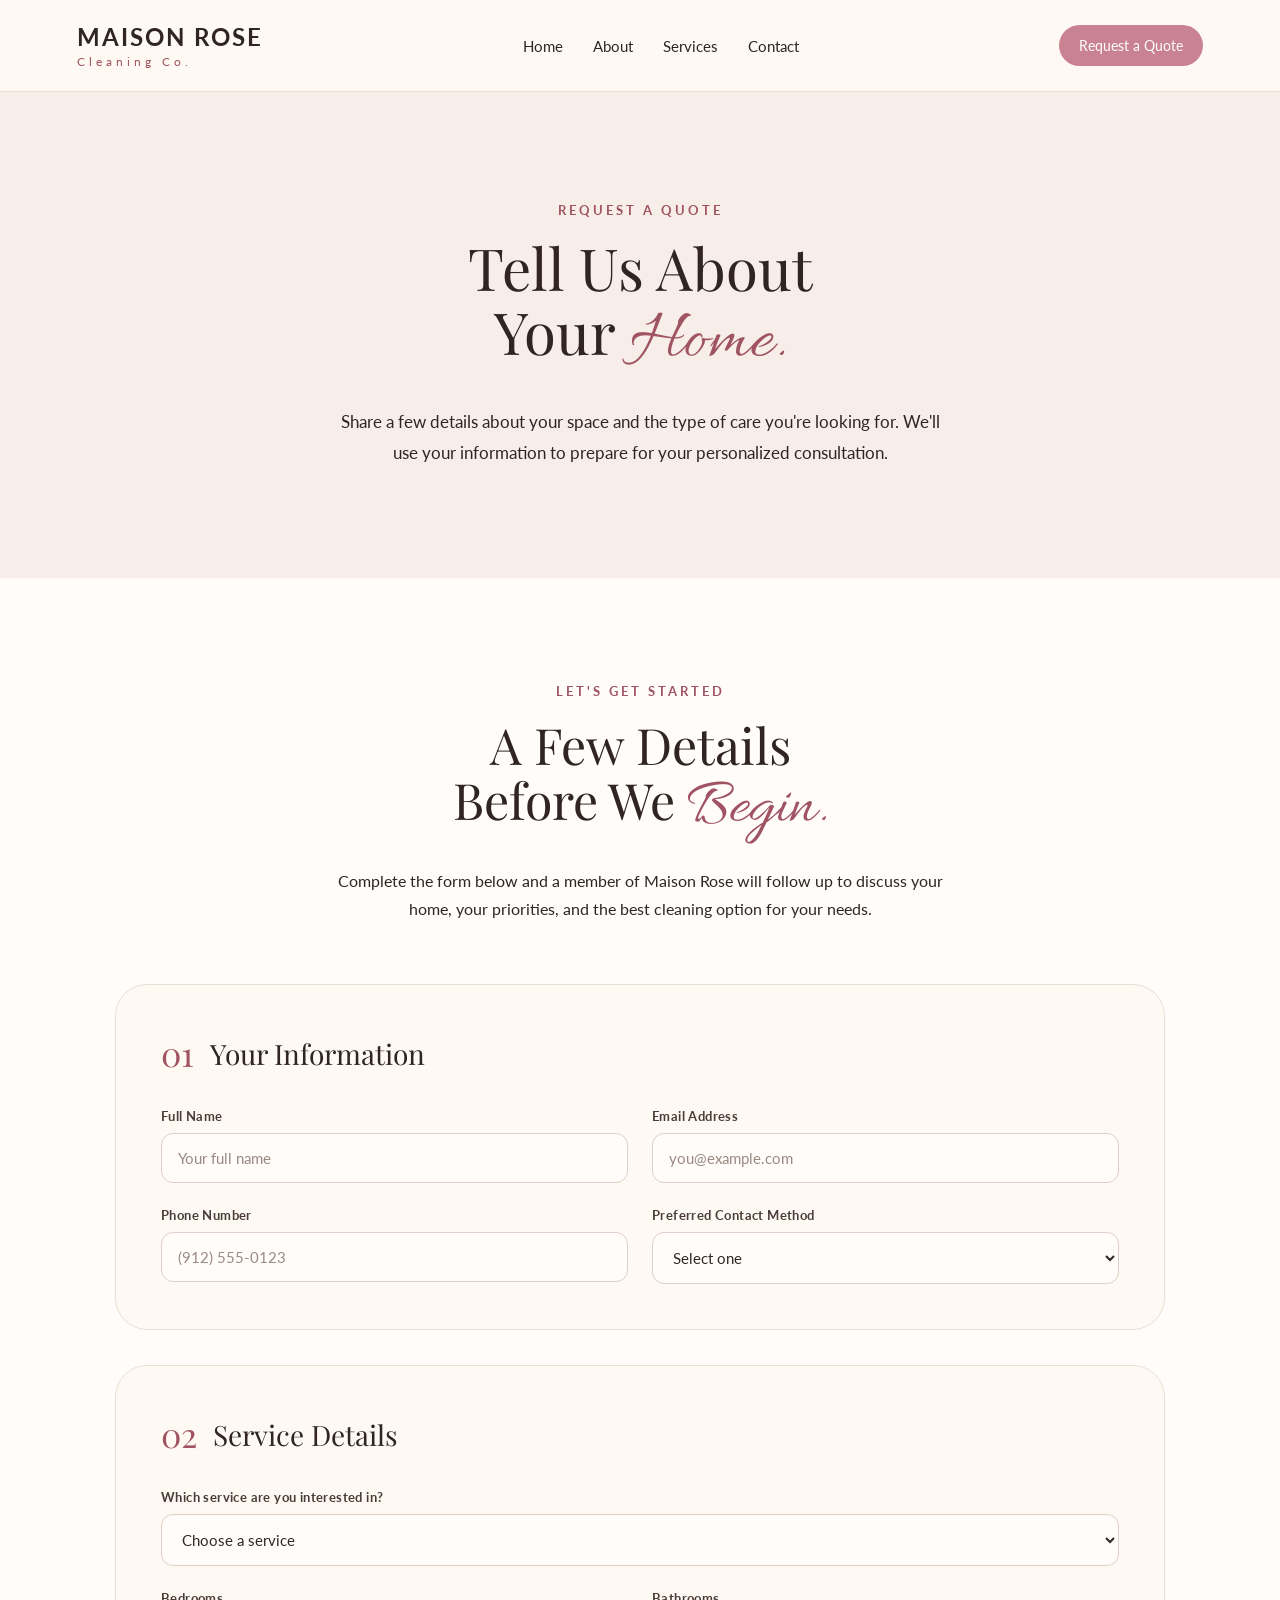
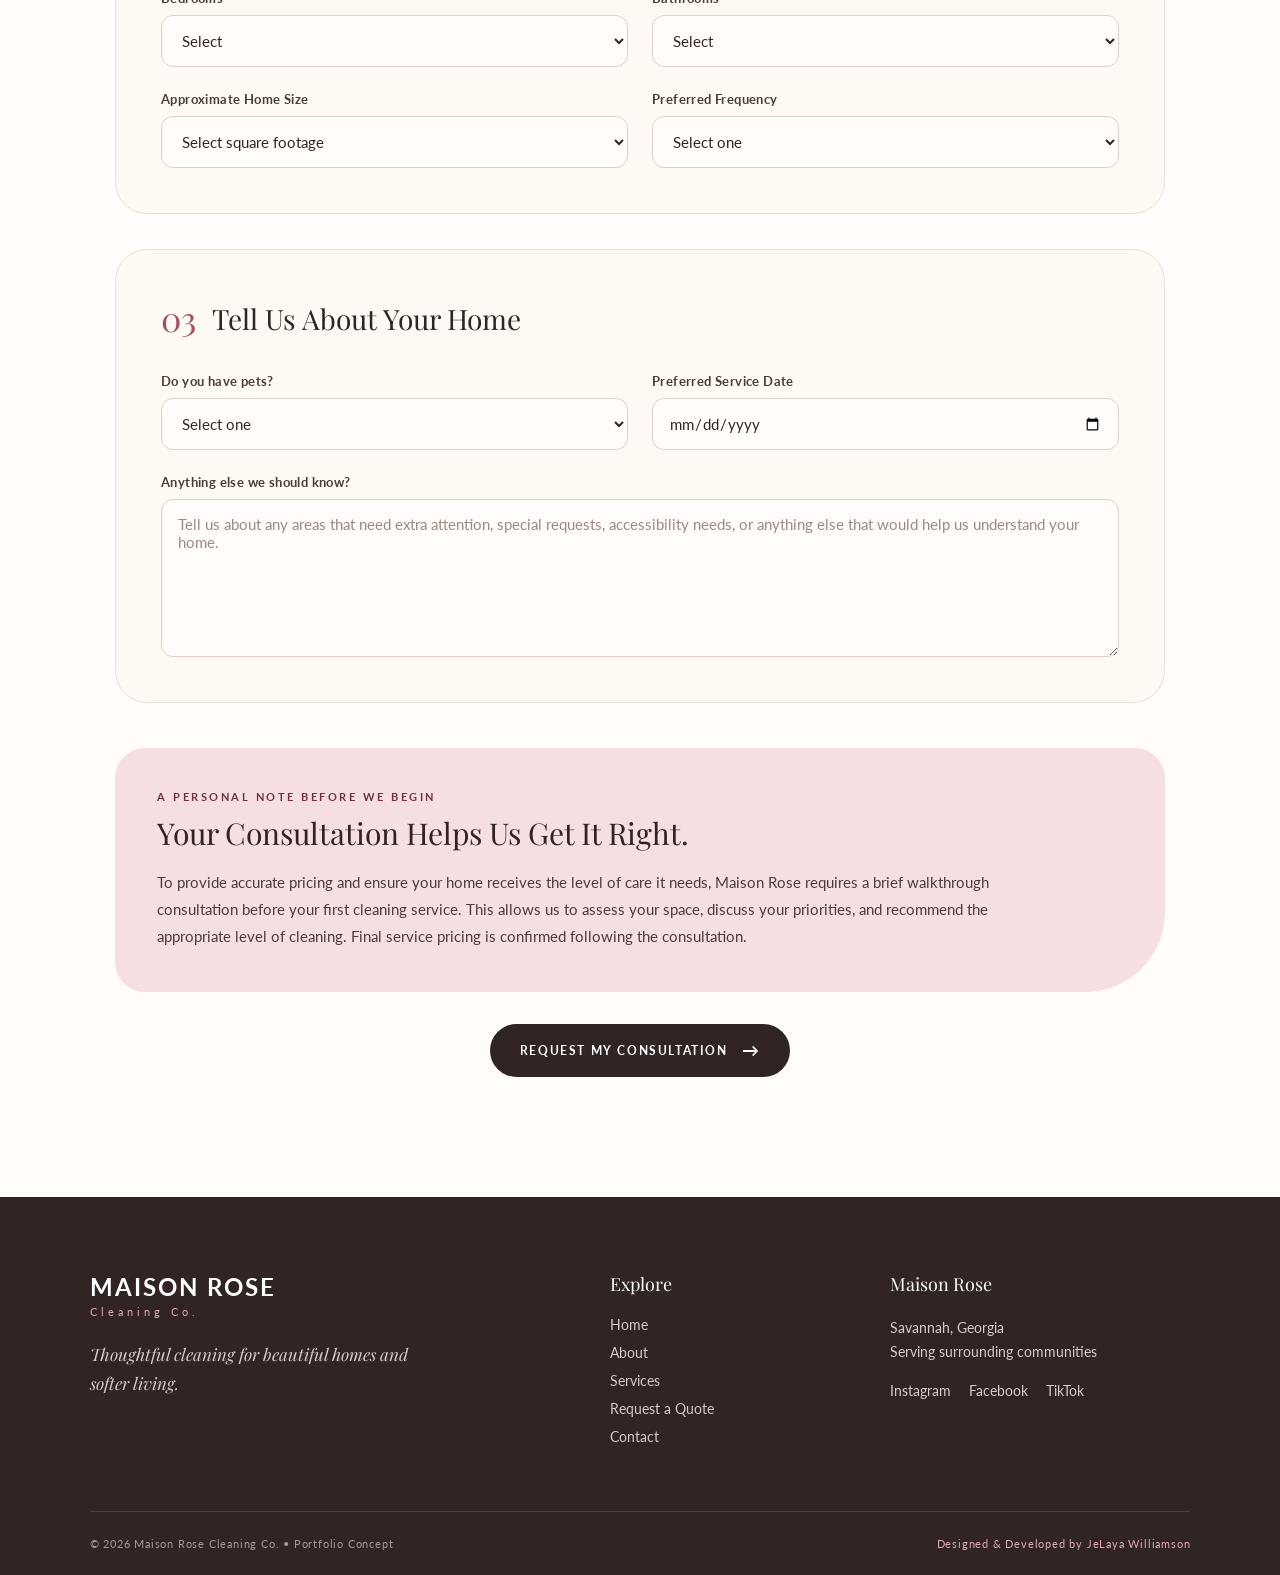
<file: quote.html>
<!DOCTYPE html>
<html lang="en">

<head>
    <meta charset="UTF-8">
    <meta name="viewport" content="width=device-width, initial-scale=1.0">

    <title>Request a Quote | Maison Rose Cleaning Co. | Savannah, GA</title>

    <meta name="description"
          content="Request a personalized cleaning quote from Maison Rose Cleaning Co. in Savannah, Georgia. Tell us about your home, service needs, and preferred cleaning details.">
<!-- Open Graph -->
<meta property="og:title" content="Request a Quote | Maison Rose Cleaning Co. | Savannah, GA">
<meta property="og:description" content="Request a personalized cleaning quote from Maison Rose Cleaning Co. in Savannah, Georgia. Tell us about your home, service needs, and preferred cleaning details.">
<meta property="og:type" content="website">
<meta property="og:url" content="https://maison-rose-cleaning.netlify.app/quote.html">
<meta property="og:image" content="https://maison-rose-cleaning.netlify.app/images/maison-rose-hero.webp">
    <link rel="preconnect" href="https://fonts.googleapis.com">
    <link rel="preconnect" href="https://fonts.gstatic.com" crossorigin>

    <link href="https://fonts.googleapis.com/css2?family=Allura&family=Lato:wght@300;400;700&family=Playfair+Display:ital,wght@0,400;0,500;1,400&display=swap"
          rel="stylesheet">

    <link rel="stylesheet" href="style.css">
</head>


<body>

    <!-- HEADER -->
    <header class="site-header">

        <a href="index.html" class="logo">
            MAISON ROSE
            <span>Cleaning Co.</span>
        </a>

        <button class="menu-toggle"
                aria-label="Open navigation menu"
                aria-expanded="false">
            ☰
        </button>

         <nav class="main-nav">
    <a href="index.html">Home</a>
    <a href="about.html">About</a>
    <a href="services.html">Services</a>
    <a href="contact.html">Contact</a>

    <a href="quote.html" class="mobile-quote-link">
        Request a Quote
    </a>
</nav>

<a href="quote.html" class="nav-quote-button">
    Request a Quote
</a>

    </header>


    <!-- QUOTE HERO -->
    <section class="quote-hero">

        <div class="quote-hero-content">

            <p class="section-label">
                Request a Quote
            </p>

            <h1>
                Tell Us About<br>
                Your <span>Home.</span>
            </h1>

            <p>
                Share a few details about your space and the type of care
                you're looking for. We'll use your information to prepare
                for your personalized consultation.
            </p>

        </div>

    </section>


    <!-- QUOTE FORM SECTION -->
    <section class="quote-section">

        <div class="quote-intro">

            <p class="section-label">
                Let's Get Started
            </p>

            <h2>
                A Few Details<br>
                Before We <span>Begin.</span>
            </h2>

            <p>
                Complete the form below and a member of Maison Rose
                will follow up to discuss your home, your priorities,
                and the best cleaning option for your needs.
            </p>

        </div>


        <form class="quote-form">

            <!-- PERSONAL INFORMATION -->
            <div class="form-section">

                <div class="form-section-heading">
                    <span>01</span>
                    <h3>Your Information</h3>
                </div>

                <div class="form-grid">

                    <div class="form-group">
                        <label for="quote-name">Full Name</label>
                        <input
                            type="text"
                            id="quote-name"
                            name="name"
                            placeholder="Your full name"
                            required
                        >
                    </div>


                    <div class="form-group">
                        <label for="quote-email">Email Address</label>
                        <input
                            type="email"
                            id="quote-email"
                            name="email"
                            placeholder="you@example.com"
                            required
                        >
                    </div>


                    <div class="form-group">
                        <label for="quote-phone">Phone Number</label>
                        <input
                            type="tel"
                            id="quote-phone"
                            name="phone"
                            placeholder="(912) 555-0123"
                            required
                        >
                    </div>


                    <div class="form-group">
                        <label for="quote-contact">Preferred Contact Method</label>

                        <select id="quote-contact" name="contact-method">
                            <option value="">Select one</option>
                            <option value="phone">Phone Call</option>
                            <option value="text">Text Message</option>
                            <option value="email">Email</option>
                        </select>
                    </div>

                </div>

            </div>


            <!-- SERVICE DETAILS -->
            <div class="form-section">

                <div class="form-section-heading">
                    <span>02</span>
                    <h3>Service Details</h3>
                </div>

                <div class="form-grid">

                    <div class="form-group form-group-full">
                        <label for="quote-service">Which service are you interested in?</label>

                        <select
                            id="quote-service"
                            name="service"
                            required
                        >
                            <option value="">Choose a service</option>
                            <option value="standard">Standard Cleaning</option>
                            <option value="deep">Deep Cleaning</option>
                            <option value="move">Move-In / Move-Out</option>
                            <option value="airbnb">Airbnb Turnover</option>
                            <option value="unsure">I'm Not Sure Yet</option>
                        </select>
                    </div>


                    <div class="form-group">
                        <label for="quote-bedrooms">Bedrooms</label>

                        <select id="quote-bedrooms" name="bedrooms">
                            <option value="">Select</option>
                            <option value="studio">Studio</option>
                            <option value="1">1 Bedroom</option>
                            <option value="2">2 Bedrooms</option>
                            <option value="3">3 Bedrooms</option>
                            <option value="4">4 Bedrooms</option>
                            <option value="5-plus">5+ Bedrooms</option>
                        </select>
                    </div>


                    <div class="form-group">
                        <label for="quote-bathrooms">Bathrooms</label>

                        <select id="quote-bathrooms" name="bathrooms">
                            <option value="">Select</option>
                            <option value="1">1 Bathroom</option>
                            <option value="1.5">1.5 Bathrooms</option>
                            <option value="2">2 Bathrooms</option>
                            <option value="2.5">2.5 Bathrooms</option>
                            <option value="3">3 Bathrooms</option>
                            <option value="4-plus">4+ Bathrooms</option>
                        </select>
                    </div>


                    <div class="form-group">
                        <label for="quote-size">Approximate Home Size</label>

                        <select id="quote-size" name="home-size">
                            <option value="">Select square footage</option>
                            <option value="under-1000">Under 1,000 sq. ft.</option>
                            <option value="1000-1500">1,000–1,500 sq. ft.</option>
                            <option value="1500-2000">1,500–2,000 sq. ft.</option>
                            <option value="2000-2500">2,000–2,500 sq. ft.</option>
                            <option value="2500-plus">2,500+ sq. ft.</option>
                            <option value="unsure">I'm Not Sure</option>
                        </select>
                    </div>


                    <div class="form-group">
                        <label for="quote-frequency">Preferred Frequency</label>

                        <select id="quote-frequency" name="frequency">
                            <option value="">Select one</option>
                            <option value="one-time">One-Time Cleaning</option>
                            <option value="weekly">Weekly</option>
                            <option value="biweekly">Every Two Weeks</option>
                            <option value="monthly">Monthly</option>
                            <option value="unsure">I'm Not Sure Yet</option>
                        </select>
                    </div>

                </div>

            </div>


            <!-- HOME DETAILS -->
            <div class="form-section">

                <div class="form-section-heading">
                    <span>03</span>
                    <h3>Tell Us About Your Home</h3>
                </div>

                <div class="form-grid">

                    <div class="form-group">
                        <label for="quote-pets">Do you have pets?</label>

                        <select id="quote-pets" name="pets">
                            <option value="">Select one</option>
                            <option value="no">No</option>
                            <option value="dog">Yes — Dog</option>
                            <option value="cat">Yes — Cat</option>
                            <option value="multiple">Yes — Multiple Pets</option>
                            <option value="other">Yes — Other</option>
                        </select>
                    </div>


                    <div class="form-group">
                        <label for="quote-date">Preferred Service Date</label>

                        <input
                            type="date"
                            id="quote-date"
                            name="preferred-date"
                        >
                    </div>


                    <div class="form-group form-group-full">
                        <label for="quote-message">
                            Anything else we should know?
                        </label>

                        <textarea
                            id="quote-message"
                            name="message"
                            rows="7"
                            placeholder="Tell us about any areas that need extra attention, special requests, accessibility needs, or anything else that would help us understand your home."
                        ></textarea>
                    </div>

                </div>

            </div>


            <!-- CONSULTATION NOTICE -->
            <div class="consultation-notice">

                <p class="consultation-label">
                    A Personal Note Before We Begin
                </p>

                <h3>
                    Your Consultation Helps Us Get It Right.
                </h3>

                <p>
                    To provide accurate pricing and ensure your home receives
                    the level of care it needs, Maison Rose requires a brief
                    walkthrough consultation before your first cleaning service.
                    This allows us to assess your space, discuss your priorities,
                    and recommend the appropriate level of cleaning.
                    Final service pricing is confirmed following the consultation.
                </p>

            </div>


            <button type="submit" class="quote-submit-button">
                Request My Consultation
                <span>→</span>
            </button>
<div class="quote-success-message" role="status" aria-live="polite">
    <div class="success-icon">✓</div>

    <h3>Thank You!</h3>

    <p>
        Your consultation request has been received.
        Maison Rose will be in touch soon to discuss your home
        and cleaning needs.
    </p>

    <p class="demo-notice">
        Portfolio Demo — No information was submitted or stored.
    </p>
</div>
        </form>

    </section>


    <!-- FOOTER -->
    <footer class="site-footer">

        <div class="footer-main">

            <div class="footer-brand">

                <a href="index.html" class="footer-logo">
                    MAISON ROSE
                    <span>Cleaning Co.</span>
                </a>

                <p>
                    Thoughtful cleaning for beautiful homes
                    and softer living.
                </p>

            </div>


            <div class="footer-links">

                <h3>Explore</h3>

                <a href="index.html">Home</a>
                <a href="about.html">About</a>
                <a href="services.html">Services</a>
                <a href="quote.html">Request a Quote</a>
                <a href="contact.html">Contact</a>

            </div>


            <div class="footer-contact">

                <h3>Maison Rose</h3>

                <p>Savannah, Georgia</p>
                <p>Serving surrounding communities</p>

                <div class="footer-socials">
                    <a href="#" aria-label="Maison Rose Instagram">Instagram</a>
                    <a href="#" aria-label="Maison Rose Facebook">Facebook</a>
                    <a href="#" aria-label="Maison Rose TikTok">TikTok</a>
                </div>

            </div>

        </div>


        <div class="footer-bottom">

            <p>
                © 2026 Maison Rose Cleaning Co. • Portfolio Concept
            </p>

            <p class="portfolio-credit">
                Designed & Developed by JeLaya Williamson
            </p>

        </div>

    </footer>


    <script src="script.js"></script>

</body>
</html>
</file>
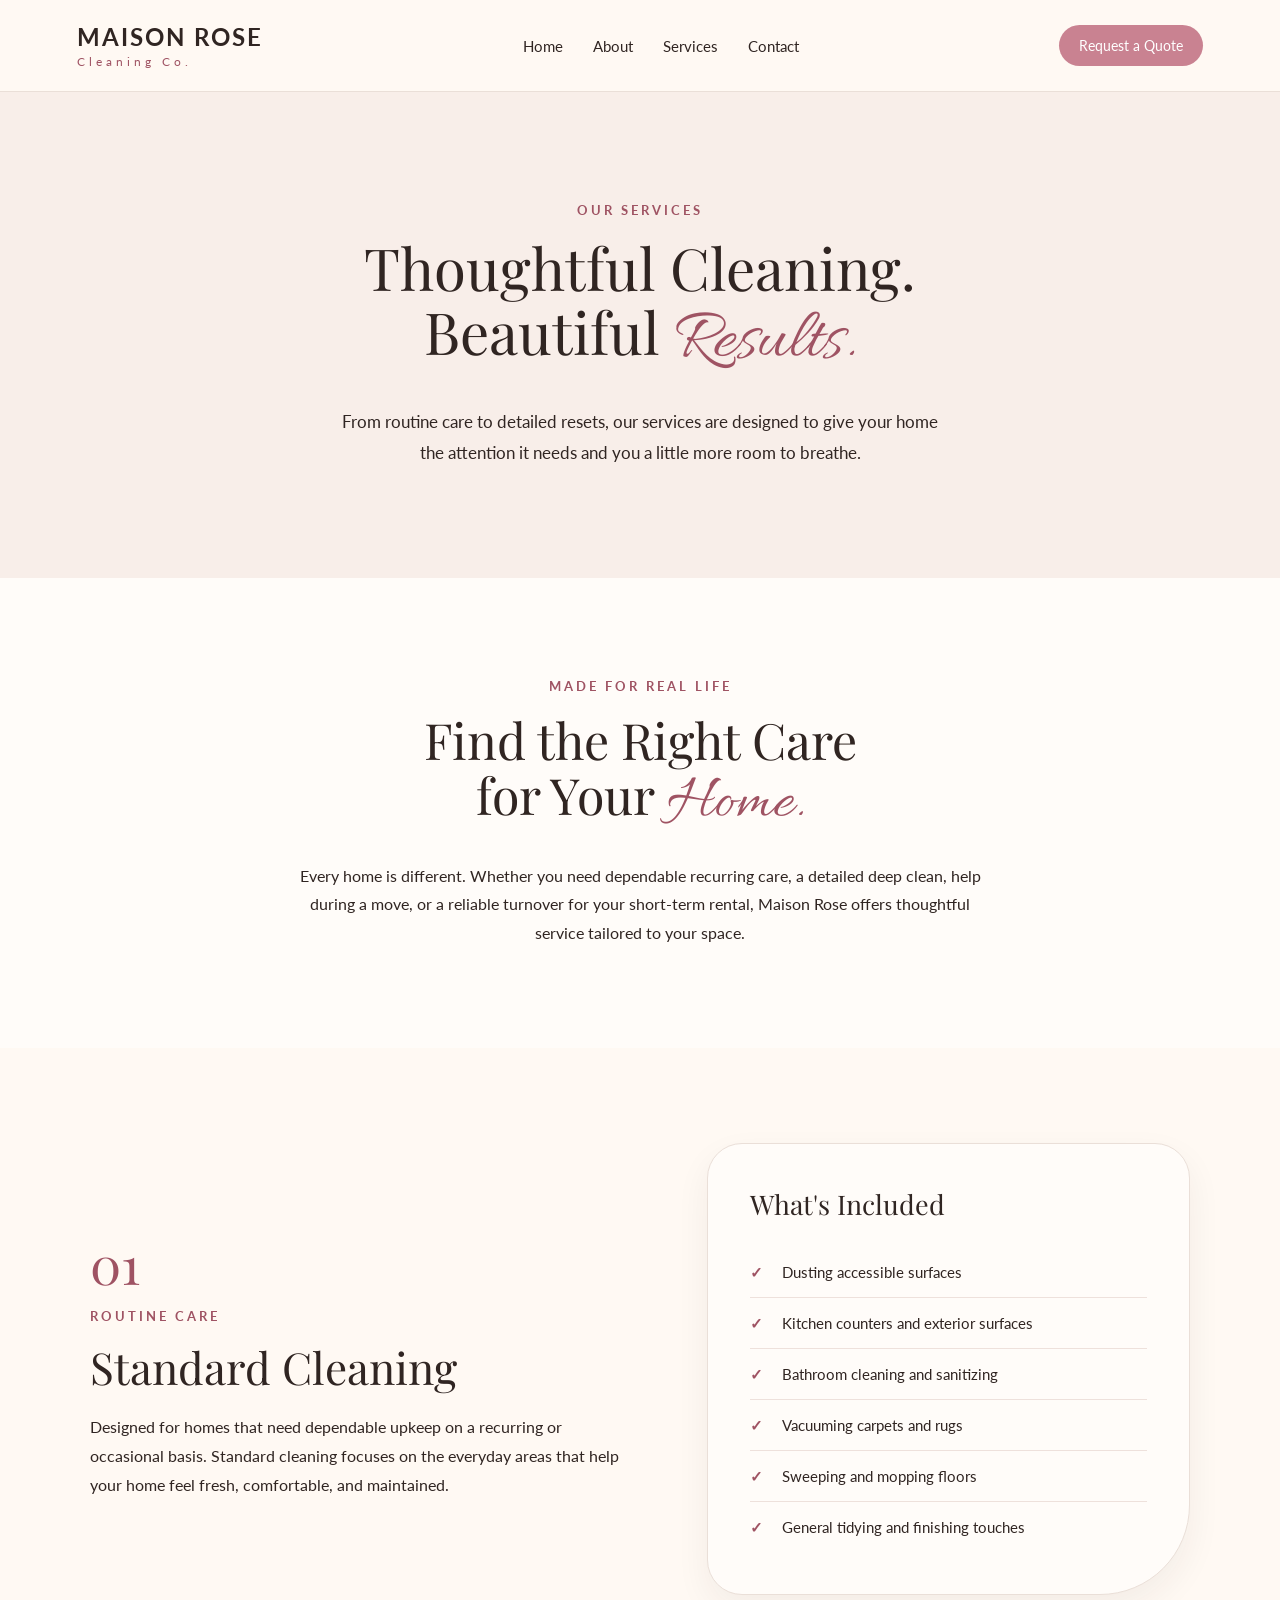
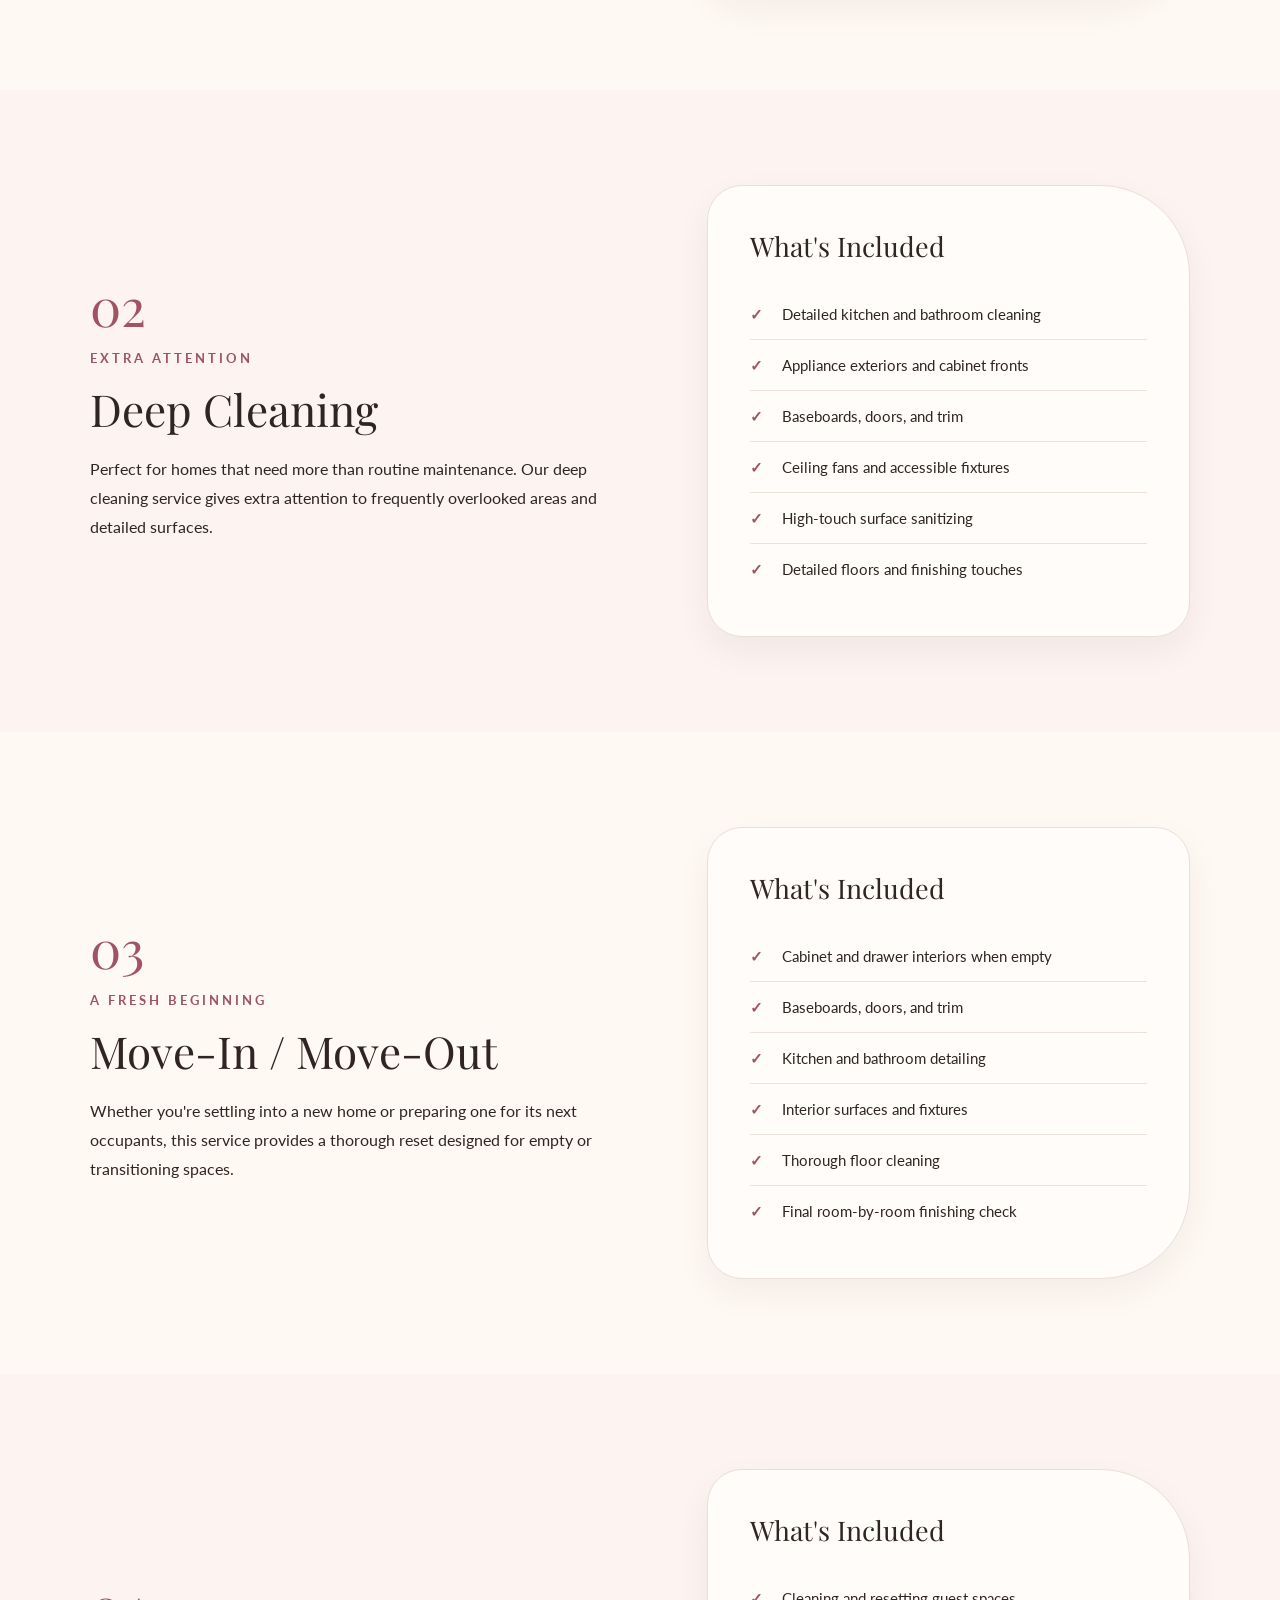
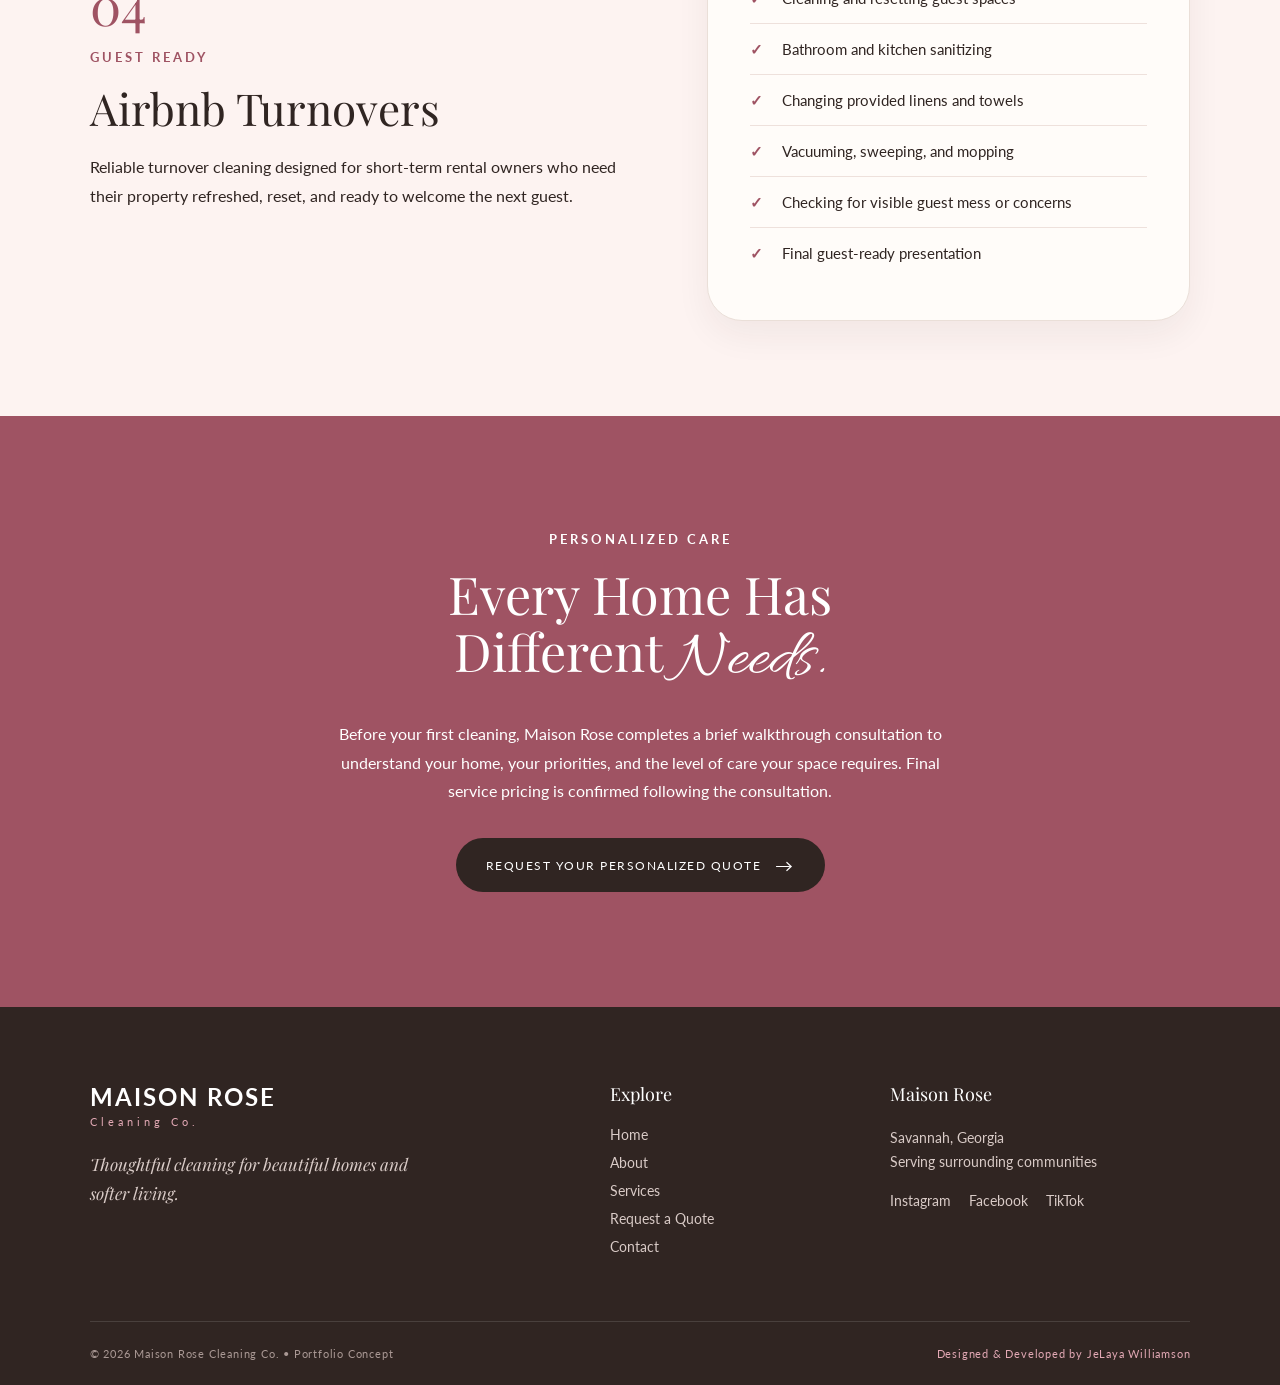
<file: services.html>
<!DOCTYPE html>
<html lang="en">

<head>
    <meta charset="UTF-8">
    <meta name="viewport" content="width=device-width, initial-scale=1.0">

    <title>Cleaning Services | Maison Rose Cleaning Co. | Savannah, GA</title>

    <meta name="description"
          content="Explore residential cleaning services from Maison Rose Cleaning Co. in Savannah, Georgia, including standard cleaning, deep cleaning, move-in and move-out cleaning, and Airbnb turnovers.">
<!-- Open Graph -->
<meta property="og:title" content="Cleaning Services | Maison Rose Cleaning Co. | Savannah, GA">
<meta property="og:description" content="Explore residential cleaning services from Maison Rose Cleaning Co. in Savannah, Georgia, including standard cleaning, deep cleaning, move-in and move-out cleaning, and Airbnb turnovers.">
<meta property="og:type" content="website">
<meta property="og:url" content="https://maison-rose-cleaning.netlify.app/services.html">
<meta property="og:image" content="https://maison-rose-cleaning.netlify.app/images/maison-rose-hero.webp">
    <link rel="preconnect" href="https://fonts.googleapis.com">
    <link rel="preconnect" href="https://fonts.gstatic.com" crossorigin>

    <link href="https://fonts.googleapis.com/css2?family=Allura&family=Lato:wght@300;400;700&family=Playfair+Display:ital,wght@0,400;0,500;1,400&display=swap"
          rel="stylesheet">

    <link rel="stylesheet" href="style.css">
</head>


<body>

    <!-- HEADER -->
    <header class="site-header">

        <a href="index.html" class="logo">
            MAISON ROSE
            <span>Cleaning Co.</span>
        </a>

        <button class="menu-toggle"
                aria-label="Open navigation menu"
                aria-expanded="false">
            ☰
        </button>

         <nav class="main-nav">
    <a href="index.html">Home</a>
    <a href="about.html">About</a>
    <a href="services.html">Services</a>
    <a href="contact.html">Contact</a>

    <a href="quote.html" class="mobile-quote-link">
        Request a Quote
    </a>
</nav>

<a href="quote.html" class="nav-quote-button">
    Request a Quote
</a>

    </header>


    <!-- SERVICES HERO -->
    <section class="services-page-hero">

        <div class="services-page-hero-content">

            <p class="section-label">Our Services</p>

            <h1>
                Thoughtful Cleaning.<br>
                Beautiful <span>Results.</span>
            </h1>

            <p>
                From routine care to detailed resets, our services are
                designed to give your home the attention it needs
                and you a little more room to breathe.
            </p>

        </div>

    </section>


    <!-- SERVICES INTRO -->
    <section class="services-intro">

        <p class="section-label">Made for Real Life</p>

        <h2>
            Find the Right Care<br>
            for Your <span>Home.</span>
        </h2>

        <p>
            Every home is different. Whether you need dependable recurring
            care, a detailed deep clean, help during a move, or a reliable
            turnover for your short-term rental, Maison Rose offers
            thoughtful service tailored to your space.
        </p>

    </section>


    <!-- STANDARD CLEANING -->
    <section class="service-detail">

        <div class="service-detail-heading">

            <span class="service-detail-number">01</span>

            <p class="section-label">Routine Care</p>

            <h2>Standard Cleaning</h2>

            <p>
                Designed for homes that need dependable upkeep on a
                recurring or occasional basis. Standard cleaning focuses
                on the everyday areas that help your home feel fresh,
                comfortable, and maintained.
            </p>

        </div>

        <div class="service-includes">

            <h3>What's Included</h3>

            <ul>
                <li>Dusting accessible surfaces</li>
                <li>Kitchen counters and exterior surfaces</li>
                <li>Bathroom cleaning and sanitizing</li>
                <li>Vacuuming carpets and rugs</li>
                <li>Sweeping and mopping floors</li>
                <li>General tidying and finishing touches</li>
            </ul>

        </div>

    </section>


    <!-- DEEP CLEANING -->
    <section class="service-detail service-detail-alt">

        <div class="service-detail-heading">

            <span class="service-detail-number">02</span>

            <p class="section-label">Extra Attention</p>

            <h2>Deep Cleaning</h2>

            <p>
                Perfect for homes that need more than routine maintenance.
                Our deep cleaning service gives extra attention to
                frequently overlooked areas and detailed surfaces.
            </p>

        </div>

        <div class="service-includes">

            <h3>What's Included</h3>

            <ul>
                <li>Detailed kitchen and bathroom cleaning</li>
                <li>Appliance exteriors and cabinet fronts</li>
                <li>Baseboards, doors, and trim</li>
                <li>Ceiling fans and accessible fixtures</li>
                <li>High-touch surface sanitizing</li>
                <li>Detailed floors and finishing touches</li>
            </ul>

        </div>

    </section>


    <!-- MOVE IN / MOVE OUT -->
    <section class="service-detail">

        <div class="service-detail-heading">

            <span class="service-detail-number">03</span>

            <p class="section-label">A Fresh Beginning</p>

            <h2>Move-In / Move-Out</h2>

            <p>
                Whether you're settling into a new home or preparing one
                for its next occupants, this service provides a thorough
                reset designed for empty or transitioning spaces.
            </p>

        </div>

        <div class="service-includes">

            <h3>What's Included</h3>

            <ul>
                <li>Cabinet and drawer interiors when empty</li>
                <li>Baseboards, doors, and trim</li>
                <li>Kitchen and bathroom detailing</li>
                <li>Interior surfaces and fixtures</li>
                <li>Thorough floor cleaning</li>
                <li>Final room-by-room finishing check</li>
            </ul>

        </div>

    </section>


    <!-- AIRBNB TURNOVERS -->
    <section class="service-detail service-detail-alt">

        <div class="service-detail-heading">

            <span class="service-detail-number">04</span>

            <p class="section-label">Guest Ready</p>

            <h2>Airbnb Turnovers</h2>

            <p>
                Reliable turnover cleaning designed for short-term rental
                owners who need their property refreshed, reset, and ready
                to welcome the next guest.
            </p>

        </div>

        <div class="service-includes">

            <h3>What's Included</h3>

            <ul>
                <li>Cleaning and resetting guest spaces</li>
                <li>Bathroom and kitchen sanitizing</li>
                <li>Changing provided linens and towels</li>
                <li>Vacuuming, sweeping, and mopping</li>
                <li>Checking for visible guest mess or concerns</li>
                <li>Final guest-ready presentation</li>
            </ul>

        </div>

    </section>


    <!-- CONSULTATION NOTE -->
    <section class="service-consultation">

        <div class="service-consultation-content">

            <p class="section-label">Personalized Care</p>

            <h2>
                Every Home Has<br>
                Different <span>Needs.</span>
            </h2>

            <p>
                Before your first cleaning, Maison Rose completes a brief
                walkthrough consultation to understand your home, your
                priorities, and the level of care your space requires.
                Final service pricing is confirmed following the consultation.
            </p>

            <a href="quote.html" class="final-cta-button">
                Request Your Personalized Quote
                <span>→</span>
            </a>

        </div>

    </section>


    <!-- FOOTER -->
    <footer class="site-footer">

        <div class="footer-main">

            <div class="footer-brand">

                <a href="index.html" class="footer-logo">
                    MAISON ROSE
                    <span>Cleaning Co.</span>
                </a>

                <p>
                    Thoughtful cleaning for beautiful homes
                    and softer living.
                </p>

            </div>


            <div class="footer-links">

                <h3>Explore</h3>

                <a href="index.html">Home</a>
                <a href="about.html">About</a>
                <a href="services.html">Services</a>
                <a href="quote.html">Request a Quote</a>
                <a href="contact.html">Contact</a>

            </div>


            <div class="footer-contact">

                <h3>Maison Rose</h3>

                <p>Savannah, Georgia</p>
                <p>Serving surrounding communities</p>

                <div class="footer-socials">
                    <a href="#" aria-label="Maison Rose Instagram">Instagram</a>
                    <a href="#" aria-label="Maison Rose Facebook">Facebook</a>
                    <a href="#" aria-label="Maison Rose TikTok">TikTok</a>
                </div>

            </div>

        </div>


        <div class="footer-bottom">

            <p>
                © 2026 Maison Rose Cleaning Co. • Portfolio Concept
            </p>

            <p class="portfolio-credit">
                Designed & Developed by JeLaya Williamson
            </p>

        </div>

    </footer>


    <script src="script.js"></script>

</body>
</html>
</file>
<file: style.css>
* {
    margin: 0;
    padding: 0;
    box-sizing: border-box;
}

body {
    font-family: "Lato", sans-serif;
    background-color: #fff9f3;
    color: #302522;
}

.site-header {
    display: flex;
    align-items: center;
    justify-content: space-between;
    padding: 22px 6%;
    background-color: #fff9f3;
    border-bottom: 1px solid #eadfd8;
}

.logo {
    text-decoration: none;
    color: #302522;
    font-size: 24px;
    font-weight: bold;
    letter-spacing: 2px;
}

.logo span {
    display: block;
    font-size: 12px;
    font-weight: normal;
    letter-spacing: 4px;
    color: #9f5363;
    margin-top: 3px;
}

.main-nav {
    display: flex;
    gap: 30px;
}

.main-nav a {
    text-decoration: none;
    color: #302522;
    font-size: 15px;
    transition: 0.3s ease;
}

.main-nav a:hover {
    color: #c98291;
}

.nav-quote-button {
    text-decoration: none;
    background-color: #c98291;
    color: white;
    padding: 12px 20px;
    border-radius: 30px;
    font-size: 14px;
    transition: 0.3s ease;
}

.nav-quote-button:hover {
    background-color: #b56f7e;
}
.hero {
    min-height: 620px;
    display: flex;
    align-items: center;
    padding: 60px 6%;
    background-image:
        linear-gradient(
            90deg,
            rgba(255, 249, 243, 0.98) 0%,
            rgba(255, 249, 243, 0.88) 32%,
            rgba(255, 249, 243, 0.35) 55%,
            rgba(255, 249, 243, 0.05) 100%
        ),
        url("images/maison-rose-hero.webp");

    background-size: cover;
    background-position: center;
}

.hero-content {
    max-width: 560px;
}

.hero h1 {
    font-family: "Playfair Display", serif;
    font-size: 64px;
    line-height: 1.08;
    font-weight: 400;
    margin-bottom: 30px;
    color: #302522;
}

.hero h1 span {
    font-family: "Allura", cursive;
    color: #9f5363;
    font-size: 78px;
    font-weight: 400;
}

.hero p {
    max-width: 440px;
    font-size: 18px;
    line-height: 1.7;
    margin-bottom: 30px;
}

.hero-button {
    display: inline-block;
    text-decoration: none;
    background-color: #9f5363;
    color: white;
    padding: 14px 26px;
    border-radius: 30px;
    font-size: 14px;
    transition: 0.3s ease;
}

.hero-button:hover {
    background-color: #b56f7e;
    transform: translateY(-2px);
}
.experience-section {
    display: flex;
    align-items: center;
    gap: 70px;
    padding: 100px 7%;
    background-color: #fffcf9;
}

.experience-image {
    flex: 1;
}

.experience-image img {
    width: 100%;
    max-width: 600px;
    height: auto;
    display: block;
}

.experience-text {
    flex: 1;
    max-width: 600px;
}

.section-label {
    color: #9f5363;
    text-transform: uppercase;
    letter-spacing: 3px;
    font-size: 13px;
    font-weight: 700;
    margin-bottom: 18px;
}

.experience-text h2 {
    font-family: "Playfair Display", serif;
    font-size: 52px;
    line-height: 1.1;
    font-weight: 400;
    margin-bottom: 5px;
}

.experience-script {
    font-family: "Allura", cursive;
    color: #9f5363;
    font-size: 45px;
    line-height: 1.2;
    margin-bottom: 25px;
}

.experience-description {
    font-size: 17px;
    line-height: 1.8;
    margin-bottom: 30px;
    max-width: 520px;
}

.story-button {
    display: inline-block;
    text-decoration: none;
    background-color: #9f5363;
    color: white;
    padding: 14px 30px;
    border-radius: 30px;
    text-transform: uppercase;
    letter-spacing: 1px;
    font-size: 13px;
    transition: 0.3s ease;
}

.story-button:hover {
    background-color: #b56f7e;
    transform: translateY(-2px);
}
/* =========================
   SERVICES PREVIEW
========================= */

.services-preview {
    padding: 100px 7%;
    background-color: #fdf3f1;
    text-align: center;
}

.services-heading {
    max-width: 700px;
    margin: 0 auto 55px;
}

.services-heading h2 {
    font-family: "Playfair Display", serif;
    font-size: 48px;
    font-weight: 400;
    margin-bottom: 18px;
}

.services-heading > p:last-child {
    font-size: 17px;
    line-height: 1.7;
    color: #655653;
}

.services-grid {
    display: grid;
    grid-template-columns: repeat(4, 1fr);
    gap: 24px;
    max-width: 1300px;
    margin: 0 auto 45px;
}

.service-card {
    background-color: #fffcf9;
    padding: 45px 28px;
    border-radius: 28px 28px 70px 28px;
    border: 1px solid #f0deda;
    text-align: left;
    transition: 0.3s ease;
}

.service-card:nth-child(even) {
    border-radius: 28px 70px 28px 28px;
}

.service-card:hover {
    transform: translateY(-8px);
    box-shadow: 0 18px 40px rgba(80, 55, 50, 0.10);
    border-color: #e4bdc5;
}

.service-icon {
    width: 58px;
    height: 58px;
    display: flex;
    align-items: center;
    justify-content: center;
    background-color: #f9dfe4;
    border-radius: 50%;
    font-size: 25px;
    margin-bottom: 28px;
}

.service-card h3 {
    font-family: "Playfair Display", serif;
    font-size: 25px;
    font-weight: 500;
    margin-bottom: 16px;
    color: #302522;
}

.service-card p {
    font-size: 15px;
    line-height: 1.8;
    color: #655653;
}

.services-button {
    display: inline-block;
    text-decoration: none;
    background-color: #9f5363;
    color: white;
    padding: 14px 30px;
    border-radius: 30px;
    text-transform: uppercase;
    letter-spacing: 1px;
    font-size: 13px;
    transition: 0.3s ease;
}

.services-button:hover {
    background-color: #b56f7e;
    transform: translateY(-2px);
}
/* =========================
   WHY MAISON ROSE
========================= */

.why-maison {
    display: grid;
    grid-template-columns: 0.9fr 1.1fr;
    gap: 90px;
    align-items: center;
    padding: 110px 7%;
    background-color: #fffcf9;
}

.why-intro {
    max-width: 520px;
}

.why-intro h2 {
    font-family: "Playfair Display", serif;
    font-size: 52px;
    line-height: 1.12;
    font-weight: 400;
    color: #302522;
    margin-bottom: 28px;
}

.why-intro h2 span {
    font-family: "Allura", cursive;
    font-size: 64px;
    color: #9f5363;
    font-weight: 400;
}

.why-description {
    font-size: 17px;
    line-height: 1.8;
    color: #655653;
}

.why-features {
    display: grid;
    grid-template-columns: 1fr 1fr;
    column-gap: 45px;
    row-gap: 10px;
}

.why-feature {
    display: flex;
    gap: 20px;
    padding: 30px 0;
    border-top: 1px solid #eadfd8;
}

.why-number {
    font-family: "Playfair Display", serif;
    font-size: 18px;
    font-style: italic;
    color: #9f5363;
    min-width: 28px;
}

.why-feature h3 {
    font-family: "Playfair Display", serif;
    font-size: 22px;
    font-weight: 500;
    color: #302522;
    margin-bottom: 10px;
}

.why-feature p {
    font-size: 15px;
    line-height: 1.7;
    color: #655653;
}
/* =========================
   BEAUTIFUL HOMES GALLERY
========================= */

.gallery-section {
    padding: 110px 7%;
    background-color: #f8eee9;
}

.gallery-heading {
    max-width: 650px;
    margin-bottom: 55px;
}

.gallery-heading h2 {
    font-family: "Playfair Display", serif;
    font-size: 52px;
    line-height: 1.1;
    font-weight: 400;
    color: #302522;
    margin-bottom: 20px;
}

.gallery-heading h2 span {
    font-family: "Allura", cursive;
    font-size: 64px;
    color: #9f5363;
    font-weight: 400;
}

.gallery-heading > p:last-child {
    max-width: 540px;
    font-size: 17px;
    line-height: 1.8;
    color: #655653;
}


/* GALLERY LAYOUT */

.gallery-grid {
    display: grid;
    grid-template-columns: 1.35fr 0.8fr 0.8fr;
    grid-template-rows: 280px 280px;
    gap: 20px;
    max-width: 1400px;
    margin: 0 auto;
}

.gallery-item {
    overflow: hidden;
    border-radius: 24px;
    position: relative;
}

.gallery-item img {
    width: 100%;
    height: 100%;
    object-fit: cover;
    display: block;
    transition: transform 0.6s ease;
}

.gallery-item:hover img {
    transform: scale(1.04);
}


/* LARGE LIVING ROOM */

.gallery-large {
    grid-column: 1;
    grid-row: 1 / 3;
}


/* BATHROOM */

.gallery-bathroom {
    grid-column: 2;
    grid-row: 1;
}


/* CLOSE-UP */

.gallery-closeup {
    grid-column: 3;
    grid-row: 1;
}


/* BEDROOM */

.gallery-bedroom {
    grid-column: 2;
    grid-row: 2;
}


/* KITCHEN */

.gallery-kitchen {
    grid-column: 3;
    grid-row: 2;
}
/* =========================
   KIND WORDS / TESTIMONIALS
========================= */

.testimonials-section {
    padding: 110px 7% 130px;
    background-color: #fffcf9;
}

.testimonials-heading {
    text-align: center;
    max-width: 700px;
    margin: 0 auto 65px;
}

.testimonials-heading h2 {
    font-family: "Playfair Display", serif;
    font-size: 52px;
    line-height: 1.1;
    font-weight: 400;
    color: #302522;
}

.testimonials-heading h2 span {
    font-family: "Allura", cursive;
    font-size: 65px;
    color: #9f5363;
    font-weight: 400;
}


/* TESTIMONIAL LAYOUT */

.testimonials-grid {
    display: grid;
    grid-template-columns: repeat(3, 1fr);
    gap: 28px;
    max-width: 1200px;
    margin: 0 auto;
    align-items: center;
}


/* TESTIMONIAL CARDS */

.testimonial-card {
    position: relative;
    padding: 50px 38px 42px;
    background-color: #fff9f3;
    border: 1px solid #eadfd8;
    border-radius: 60px 20px 60px 20px;
    min-height: 330px;
    display: flex;
    flex-direction: column;
    justify-content: space-between;
    transition: 0.3s ease;
}

.testimonial-card:hover {
    transform: translateY(-6px);
    box-shadow: 0 18px 45px rgba(80, 55, 50, 0.08);
}


/* FEATURED CENTER REVIEW */

.featured-testimonial {
    background-color: #f6dfe3;
    transform: translateY(-18px);
    border-color: #edcbd2;
}
.featured-testimonial .client-type {
    color: #8f4354;
}

.featured-testimonial:hover {
    transform: translateY(-24px);
}


/* QUOTATION MARK */

.quote-mark {
    position: absolute;
    top: 18px;
    right: 30px;
    font-family: "Playfair Display", serif;
    font-size: 80px;
    line-height: 1;
    color: rgba(201, 130, 145, 0.25);
}


/* REVIEW TEXT */

.testimonial-text {
    font-family: "Playfair Display", serif;
    font-size: 19px;
    line-height: 1.75;
    font-style: italic;
    color: #443633;
    margin-bottom: 35px;
}


/* CLIENT INFORMATION */

.testimonial-client {
    border-top: 1px solid rgba(201, 130, 145, 0.35);
    padding-top: 20px;
}

.client-name {
    font-family: "Playfair Display", serif;
    font-size: 18px;
    font-weight: 500;
    color: #302522;
    margin-bottom: 5px;
}

.client-type {
    font-size: 12px;
    text-transform: uppercase;
    letter-spacing: 2px;
    color: #9f5363;
}
/* =========================
   FINAL QUOTE CTA
========================= */

.final-cta {
    position: relative;
    overflow: hidden;
    text-align: center;
    padding: 125px 7%;
    background-color: #9f5363;
    color: #ffffff;
}

.cta-watermark {
    position: absolute;
    top: 50%;
    left: 50%;
    transform: translate(-50%, -54%);
    font-family: "Allura", cursive;
    font-size: clamp(150px, 20vw, 320px);
    line-height: 1;
    color: rgba(255, 255, 255, 0.09);
    white-space: nowrap;
    pointer-events: none;
}

.final-cta-content {
    position: relative;
    z-index: 1;
    max-width: 800px;
    margin: 0 auto;
}

.cta-label {
    font-size: 12px;
    text-transform: uppercase;
    letter-spacing: 4px;
    margin-bottom: 22px;
    color: #fff4f6;
}

.final-cta h2 {
    font-family: "Playfair Display", serif;
    font-size: 58px;
    line-height: 1.08;
    font-weight: 400;
    margin-bottom: 22px;
}

.cta-description {
    font-family: "Playfair Display", serif;
    font-size: 20px;
    font-style: italic;
    margin-bottom: 35px;
    color: #fff4f6;
}

.final-cta-button {
    display: inline-flex;
    align-items: center;
    gap: 14px;
    text-decoration: none;
    background-color: #302522;
    color: #ffffff;
    padding: 16px 30px;
    border-radius: 30px;
    text-transform: uppercase;
    letter-spacing: 1.5px;
    font-size: 12px;
    transition: 0.3s ease;
}

.final-cta-button span {
    font-size: 18px;
    transition: transform 0.3s ease;
}

.final-cta-button:hover {
    background-color: #1f1816;
    transform: translateY(-3px);
}

.final-cta-button:hover span {
    transform: translateX(5px);
}

.service-area {
    margin-top: 25px;
    font-size: 12px;
    letter-spacing: 1px;
    color: #fff4f6;
}


/* =========================
   FOOTER
========================= */

.site-footer {
    background-color: #302522;
    color: #f7ece8;
    padding: 75px 7% 25px;
}

.footer-main {
    display: grid;
    grid-template-columns: 1.5fr 0.7fr 1fr;
    gap: 70px;
    max-width: 1300px;
    margin: 0 auto;
    padding-bottom: 55px;
}

.footer-brand {
    max-width: 360px;
}

.footer-logo {
    display: inline-block;
    text-decoration: none;
    color: #ffffff;
    font-size: 24px;
    font-weight: 700;
    letter-spacing: 2px;
    margin-bottom: 22px;
}

.footer-logo span {
    display: block;
    margin-top: 4px;
    font-size: 11px;
    font-weight: 400;
    letter-spacing: 4px;
    color: #e3a9b5;
}

.footer-brand > p {
    font-family: "Playfair Display", serif;
    font-size: 17px;
    line-height: 1.7;
    font-style: italic;
    color: #d9cbc7;
}

.footer-links,
.footer-contact {
    display: flex;
    flex-direction: column;
    align-items: flex-start;
}

.footer-links h3,
.footer-contact h3 {
    font-family: "Playfair Display", serif;
    font-size: 18px;
    font-weight: 400;
    color: #ffffff;
    margin-bottom: 20px;
}

.footer-links a,
.footer-socials a {
    text-decoration: none;
    color: #d9cbc7;
    font-size: 14px;
    margin-bottom: 11px;
    transition: 0.3s ease;
}

.footer-links a:hover,
.footer-socials a:hover {
    color: #e3a9b5;
}

.footer-contact > p {
    font-size: 14px;
    line-height: 1.7;
    color: #d9cbc7;
}

.footer-socials {
    display: flex;
    flex-wrap: wrap;
    gap: 18px;
    margin-top: 18px;
}

.footer-socials a {
    margin-bottom: 0;
}


/* BOTTOM FOOTER */

.footer-bottom {
    max-width: 1300px;
    margin: 0 auto;
    padding-top: 25px;
    border-top: 1px solid rgba(255, 255, 255, 0.12);

    display: flex;
    justify-content: space-between;
    gap: 20px;
}

.footer-bottom p {
    font-size: 11px;
    letter-spacing: 0.8px;
    color: #aa9995;
}

.portfolio-credit {
    color: #e3a9b5 !important;
}
.menu-toggle {
    display: none;
    background: none;
    border: none;
    color: #302522;
    font-size: 26px;
    cursor: pointer;
}
/* ========================================
   ABOUT PAGE
======================================== */


/* ABOUT HERO */

.about-hero {
    padding: 110px 7%;
    background-color: #f8eee9;
    text-align: center;
}

.about-hero-content {
    max-width: 850px;
    margin: 0 auto;
}

.about-hero h1 {
    font-family: "Playfair Display", serif;
    font-size: 58px;
    font-weight: 400;
    line-height: 1.1;
    color: #302522;
    margin: 12px 0 25px;
}

.about-hero h1 span {
    font-family: "Allura", cursive;
    font-size: 72px;
    color: #9f5363;
}

.about-hero-content > p:last-child {
    max-width: 600px;
    margin: 0 auto;
    font-size: 17px;
    line-height: 1.8;
}


/* MEET KEISHA */

.meet-owner {
    display: grid;
    grid-template-columns: 1fr 1fr;
    align-items: center;
    gap: 80px;
    padding: 110px 7%;
    background-color: #fffcf9;
}

.owner-image img {
    width: 100%;
    max-width: 580px;
    height: 650px;
    object-fit: cover;
    object-position: center;
    display: block;
    border-radius: 180px 30px 180px 30px;
}

.owner-story {
    max-width: 600px;
}

.owner-story h2 {
    font-family: "Playfair Display", serif;
    font-size: 52px;
    font-weight: 400;
    line-height: 1.1;
    color: #302522;
    margin: 12px 0 5px;
}

.owner-script {
    font-family: "Allura", cursive;
    font-size: 43px;
    color: #9f5363;
    margin-bottom: 25px;
}

.owner-story > p:not(.section-label):not(.owner-script) {
    font-size: 16px;
    line-height: 1.8;
    margin-bottom: 18px;
}


/* OUR APPROACH */

.about-values {
    padding: 110px 7%;
    background-color: #fdf3f1;
}

.about-values-heading {
    max-width: 700px;
    margin: 0 auto 60px;
    text-align: center;
}

.about-values-heading h2 {
    font-family: "Playfair Display", serif;
    font-size: 50px;
    font-weight: 400;
    line-height: 1.1;
    margin: 12px 0 22px;
}

.about-values-heading h2 span {
    font-family: "Allura", cursive;
    font-size: 64px;
    color: #9f5363;
}

.about-values-heading > p:last-child {
    font-size: 16px;
    line-height: 1.8;
}

.values-grid {
    display: grid;
    grid-template-columns: repeat(3, 1fr);
    gap: 28px;
    max-width: 1200px;
    margin: 0 auto;
}

.value-card {
    padding: 45px 35px;
    background-color: #fffcf9;
    border: 1px solid #eadfd8;
    border-radius: 30px 30px 75px 30px;
}

.value-card:nth-child(2) {
    border-radius: 30px 75px 30px 30px;
}

.value-number {
    display: block;
    color: #9f5363;
    font-size: 13px;
    letter-spacing: 2px;
    margin-bottom: 25px;
}

.value-card h3 {
    font-family: "Playfair Display", serif;
    font-size: 24px;
    font-weight: 400;
    margin-bottom: 15px;
}

.value-card p {
    font-size: 14px;
    line-height: 1.8;
}


/* ABOUT CTA */

.about-cta {
    padding: 110px 7%;
    background-color: #9f5363;
    color: #ffffff;
    text-align: center;
}

.about-cta-content {
    max-width: 750px;
    margin: 0 auto;
}

.about-cta .section-label {
    color: #ffffff;
}

.about-cta h2 {
    font-family: "Playfair Display", serif;
    font-size: 52px;
    font-weight: 400;
    line-height: 1.1;
    margin: 15px 0 22px;
}

.about-cta-content > p:not(.section-label) {
    max-width: 560px;
    margin: 0 auto 30px;
    font-size: 16px;
    line-height: 1.8;
}
/* ========================================
   SERVICES PAGE
======================================== */


/* SERVICES HERO */

.services-page-hero {
    padding: 110px 7%;
    background-color: #f8eee9;
    text-align: center;
}

.services-page-hero-content {
    max-width: 850px;
    margin: 0 auto;
}

.services-page-hero h1 {
    font-family: "Playfair Display", serif;
    font-size: 58px;
    font-weight: 400;
    line-height: 1.1;
    color: #302522;
    margin: 12px 0 25px;
}

.services-page-hero h1 span {
    font-family: "Allura", cursive;
    font-size: 72px;
    color: #9f5363;
}

.services-page-hero-content > p:last-child {
    max-width: 620px;
    margin: 0 auto;
    font-size: 17px;
    line-height: 1.8;
}


/* SERVICES INTRO */

.services-intro {
    padding: 100px 7%;
    background-color: #fffcf9;
    text-align: center;
}

.services-intro {
    max-width: 100%;
}

.services-intro h2 {
    font-family: "Playfair Display", serif;
    font-size: 50px;
    font-weight: 400;
    line-height: 1.1;
    color: #302522;
    margin: 12px 0 22px;
}

.services-intro h2 span {
    font-family: "Allura", cursive;
    font-size: 64px;
    color: #9f5363;
}

.services-intro > p:last-child {
    max-width: 700px;
    margin: 0 auto;
    font-size: 16px;
    line-height: 1.8;
}


/* SERVICE DETAIL ROWS */

.service-detail {
    display: grid;
    grid-template-columns: 1fr 0.9fr;
    gap: 80px;
    align-items: center;
    padding: 95px 7%;
    background-color: #fff9f3;
}

.service-detail-alt {
    background-color: #fdf3f1;
}

.service-detail-heading {
    max-width: 620px;
}

.service-detail-number {
    display: block;
    font-family: "Playfair Display", serif;
    font-size: 52px;
    line-height: 1;
    color: #9f5363;
    margin-bottom: 18px;
}

.service-detail-heading h2 {
    font-family: "Playfair Display", serif;
    font-size: 44px;
    font-weight: 400;
    line-height: 1.15;
    color: #302522;
    margin: 10px 0 20px;
}

.service-detail-heading > p:last-child {
    font-size: 16px;
    line-height: 1.8;
    max-width: 560px;
}


/* WHAT'S INCLUDED CARD */

.service-includes {
    background-color: #fffcf9;
    border: 1px solid #eadfd8;
    border-radius: 35px 35px 90px 35px;
    padding: 42px 42px;
    box-shadow: 0 14px 35px rgba(48, 37, 34, 0.06);
}

.service-detail-alt .service-includes {
    border-radius: 35px 90px 35px 35px;
}

.service-includes h3 {
    font-family: "Playfair Display", serif;
    font-size: 27px;
    font-weight: 400;
    color: #302522;
    margin-bottom: 25px;
}

.service-includes ul {
    list-style: none;
    padding: 0;
    margin: 0;
}

.service-includes li {
    position: relative;
    padding: 13px 0 13px 32px;
    border-bottom: 1px solid #eee1dc;
    font-size: 15px;
    line-height: 1.6;
}

.service-includes li:last-child {
    border-bottom: none;
}

.service-includes li::before {
    content: "✓";
    position: absolute;
    left: 0;
    top: 13px;
    color: #9f5363;
    font-weight: 700;
}


/* CONSULTATION SECTION */

.service-consultation {
    padding: 115px 7%;
    background-color: #9f5363;
    color: #ffffff;
    text-align: center;
}

.service-consultation-content {
    max-width: 760px;
    margin: 0 auto;
}

.service-consultation .section-label {
    color: #ffffff;
}

.service-consultation h2 {
    font-family: "Playfair Display", serif;
    font-size: 52px;
    font-weight: 400;
    line-height: 1.1;
    margin: 12px 0 22px;
}

.service-consultation h2 span {
    font-family: "Allura", cursive;
    font-size: 66px;
}

.service-consultation-content > p:not(.section-label) {
    max-width: 620px;
    margin: 0 auto 32px;
    font-size: 16px;
    line-height: 1.8;
}
/* ========================================
   REQUEST A QUOTE PAGE
======================================== */


/* QUOTE HERO */

.quote-hero {
    padding: 110px 7%;
    background-color: #f8eee9;
    text-align: center;
}

.quote-hero-content {
    max-width: 850px;
    margin: 0 auto;
}

.quote-hero h1 {
    font-family: "Playfair Display", serif;
    font-size: 58px;
    font-weight: 400;
    line-height: 1.1;
    color: #302522;
    margin: 12px 0 25px;
}

.quote-hero h1 span {
    font-family: "Allura", cursive;
    font-size: 72px;
    color: #9f5363;
}

.quote-hero-content > p:last-child {
    max-width: 620px;
    margin: 0 auto;
    font-size: 17px;
    line-height: 1.8;
}


/* QUOTE SECTION */

.quote-section {
    padding: 105px 7% 120px;
    background-color: #fffcf9;
}

.quote-intro {
    max-width: 720px;
    margin: 0 auto 60px;
    text-align: center;
}

.quote-intro h2 {
    font-family: "Playfair Display", serif;
    font-size: 50px;
    font-weight: 400;
    line-height: 1.1;
    margin: 12px 0 22px;
    color: #302522;
}

.quote-intro h2 span {
    font-family: "Allura", cursive;
    font-size: 64px;
    color: #9f5363;
}

.quote-intro > p:last-child {
    max-width: 620px;
    margin: 0 auto;
    font-size: 16px;
    line-height: 1.8;
}


/* FORM CONTAINER */

.quote-form {
    max-width: 1050px;
    margin: 0 auto;
}

.form-section {
    margin-bottom: 35px;
    padding: 45px;
    background-color: #fff9f3;
    border: 1px solid #eadfd8;
    border-radius: 32px;
}

.form-section-heading {
    display: flex;
    align-items: center;
    gap: 16px;
    margin-bottom: 32px;
}

.form-section-heading span {
    font-family: "Playfair Display", serif;
    font-size: 34px;
    color: #d9a4b0;
}

.form-section-heading h3 {
    font-family: "Playfair Display", serif;
    font-size: 28px;
    font-weight: 400;
    color: #302522;
}


/* FORM GRID */

.form-grid {
    display: grid;
    grid-template-columns: 1fr 1fr;
    gap: 24px;
}

.form-group {
    display: flex;
    flex-direction: column;
}

.form-group-full {
    grid-column: 1 / -1;
}

.form-group label {
    margin-bottom: 9px;
    font-size: 13px;
    font-weight: 700;
    letter-spacing: 0.4px;
    color: #4a3c38;
}

.form-group input,
.form-group select,
.form-group textarea {
    width: 100%;
    padding: 15px 16px;
    font-family: "Lato", sans-serif;
    font-size: 15px;
    color: #302522;
    background-color: #fffcf9;
    border: 1px solid #dfcfca;
    border-radius: 12px;
    outline: none;
    transition: border-color 0.25s ease,
                box-shadow 0.25s ease;
}

.form-group textarea {
    resize: vertical;
    min-height: 150px;
}

.form-group input::placeholder,
.form-group textarea::placeholder {
    color: #9b8983;
}

.form-group input:focus,
.form-group select:focus,
.form-group textarea:focus {
    border-color: #c98291;
    box-shadow: 0 0 0 3px rgba(201, 130, 145, 0.12);
}


/* CONSULTATION NOTICE */

.consultation-notice {
    margin: 45px 0 32px;
    padding: 42px;
    background-color: #f6dfe3;
    border-radius: 30px 30px 80px 30px;
}

.consultation-label {
    margin-bottom: 10px;
    font-size: 11px;
    font-weight: 700;
    letter-spacing: 2.5px;
    text-transform: uppercase;
    color: #6f3240;
}

.consultation-notice h3 {
    font-family: "Playfair Display", serif;
    font-size: 30px;
    font-weight: 400;
    color: #302522;
    margin-bottom: 16px;
}

.consultation-notice > p:last-child {
    max-width: 850px;
    font-size: 15px;
    line-height: 1.8;
    color: #4a3c38;
}


/* SUBMIT BUTTON */

.quote-submit-button {
    display: flex;
    align-items: center;
    justify-content: center;
    gap: 14px;
    margin: 0 auto;
    padding: 16px 30px;
    background-color: #302522;
    color: #ffffff;
    border: none;
    border-radius: 999px;
    font-family: "Lato", sans-serif;
    font-size: 12px;
    font-weight: 700;
    letter-spacing: 1.6px;
    text-transform: uppercase;
    cursor: pointer;
    transition: transform 0.25s ease,
                background-color 0.25s ease;
}

.quote-submit-button span {
    font-size: 17px;
}

.quote-submit-button:hover {
    background-color: #c98291;
    transform: translateY(-2px);
}
/* ========================================
   REQUEST A QUOTE PAGE
======================================== */


/* QUOTE HERO */

.quote-hero {
    padding: 110px 7%;
    background-color: #f8eee9;
    text-align: center;
}

.quote-hero-content {
    max-width: 850px;
    margin: 0 auto;
}

.quote-hero h1 {
    font-family: "Playfair Display", serif;
    font-size: 58px;
    font-weight: 400;
    line-height: 1.1;
    color: #302522;
    margin: 12px 0 25px;
}

.quote-hero h1 span {
    font-family: "Allura", cursive;
    font-size: 72px;
    color: #9f5363;
}

.quote-hero-content > p:last-child {
    max-width: 620px;
    margin: 0 auto;
    font-size: 17px;
    line-height: 1.8;
}


/* QUOTE SECTION */

.quote-section {
    padding: 105px 7% 120px;
    background-color: #fffcf9;
}

.quote-intro {
    max-width: 720px;
    margin: 0 auto 60px;
    text-align: center;
}

.quote-intro h2 {
    font-family: "Playfair Display", serif;
    font-size: 50px;
    font-weight: 400;
    line-height: 1.1;
    margin: 12px 0 22px;
    color: #302522;
}

.quote-intro h2 span {
    font-family: "Allura", cursive;
    font-size: 64px;
    color: #9f5363;
}

.quote-intro > p:last-child {
    max-width: 620px;
    margin: 0 auto;
    font-size: 16px;
    line-height: 1.8;
}


/* FORM CONTAINER */

.quote-form {
    max-width: 1050px;
    margin: 0 auto;
}

.form-section {
    margin-bottom: 35px;
    padding: 45px;
    background-color: #fff9f3;
    border: 1px solid #eadfd8;
    border-radius: 32px;
}

.form-section-heading {
    display: flex;
    align-items: center;
    gap: 16px;
    margin-bottom: 32px;
}

.form-section-heading span {
    font-family: "Playfair Display", serif;
    font-size: 34px;
    color: #9f5363;
}

.form-section-heading h3 {
    font-family: "Playfair Display", serif;
    font-size: 28px;
    font-weight: 400;
    color: #302522;
}


/* FORM GRID */

.form-grid {
    display: grid;
    grid-template-columns: 1fr 1fr;
    gap: 24px;
}

.form-group {
    display: flex;
    flex-direction: column;
}

.form-group-full {
    grid-column: 1 / -1;
}

.form-group label {
    margin-bottom: 9px;
    font-size: 13px;
    font-weight: 700;
    letter-spacing: 0.4px;
    color: #4a3c38;
}

.form-group input,
.form-group select,
.form-group textarea {
    width: 100%;
    padding: 15px 16px;
    font-family: "Lato", sans-serif;
    font-size: 15px;
    color: #302522;
    background-color: #fffcf9;
    border: 1px solid #dfcfca;
    border-radius: 12px;
    outline: none;
    transition: border-color 0.25s ease,
                box-shadow 0.25s ease;
}

.form-group textarea {
    resize: vertical;
    min-height: 150px;
}

.form-group input::placeholder,
.form-group textarea::placeholder {
    color: #9b8983;
}

.form-group input:focus,
.form-group select:focus,
.form-group textarea:focus {
    border-color: #c98291;
    box-shadow: 0 0 0 3px rgba(201, 130, 145, 0.12);
}


/* CONSULTATION NOTICE */

.consultation-notice {
    margin: 45px 0 32px;
    padding: 42px;
    background-color: #f6dfe3;
    border-radius: 30px 30px 80px 30px;
}

.consultation-label {
    margin-bottom: 10px;
    font-size: 11px;
    font-weight: 700;
    letter-spacing: 2.5px;
    text-transform: uppercase;
    color: #6f3240;
}

.consultation-notice h3 {
    font-family: "Playfair Display", serif;
    font-size: 30px;
    font-weight: 400;
    color: #302522;
    margin-bottom: 16px;
}

.consultation-notice > p:last-child {
    max-width: 850px;
    font-size: 15px;
    line-height: 1.8;
    color: #4a3c38;
}


/* SUBMIT BUTTON */

.quote-submit-button {
    display: flex;
    align-items: center;
    justify-content: center;
    gap: 14px;
    margin: 0 auto;
    padding: 16px 30px;
    background-color: #302522;
    color: #ffffff;
    border: none;
    border-radius: 999px;
    font-family: "Lato", sans-serif;
    font-size: 12px;
    font-weight: 700;
    letter-spacing: 1.6px;
    text-transform: uppercase;
    cursor: pointer;
    transition: transform 0.25s ease,
                background-color 0.25s ease;
}

.quote-submit-button span {
    font-size: 17px;
}

.quote-submit-button:hover {
    background-color: #c98291;
    transform: translateY(-2px);
}
/* ========================================
   CONTACT PAGE
======================================== */


/* CONTACT HERO */

.contact-hero {
    padding: 110px 7%;
    background-color: #f8eee9;
    text-align: center;
}

.contact-hero-content {
    max-width: 850px;
    margin: 0 auto;
}

.contact-hero h1 {
    font-family: "Playfair Display", serif;
    font-size: 58px;
    font-weight: 400;
    line-height: 1.1;
    color: #302522;
    margin: 12px 0 25px;
}

.contact-hero h1 span {
    font-family: "Allura", cursive;
    font-size: 72px;
    color: #9f5363;
}

.contact-hero-content > p:last-child {
    max-width: 620px;
    margin: 0 auto;
    font-size: 17px;
    line-height: 1.8;
}


/* MAIN CONTACT SECTION */

.contact-section {
    display: grid;
    grid-template-columns: 0.9fr 1.1fr;
    gap: 80px;
    align-items: start;
    padding: 110px 7%;
    background-color: #fffcf9;
}

.contact-info {
    max-width: 560px;
}

.contact-info h2 {
    font-family: "Playfair Display", serif;
    font-size: 50px;
    font-weight: 400;
    line-height: 1.1;
    color: #302522;
    margin: 12px 0 22px;
}

.contact-info h2 span {
    font-family: "Allura", cursive;
    font-size: 64px;
    color: #9f5363;
}

.contact-description {
    font-size: 16px;
    line-height: 1.8;
    margin-bottom: 40px;
}


/* CONTACT DETAILS */

.contact-details {
    border-top: 1px solid #eadfd8;
}

.contact-detail {
    display: flex;
    gap: 22px;
    padding: 26px 0;
    border-bottom: 1px solid #eadfd8;
}

.contact-detail-number {
    min-width: 32px;
    color: #9f5363;
    font-size: 13px;
    letter-spacing: 2px;
}

.contact-detail h3 {
    font-family: "Playfair Display", serif;
    font-size: 21px;
    font-weight: 400;
    margin-bottom: 6px;
}

.contact-detail p {
    font-size: 14px;
    line-height: 1.7;
}


/* SOCIAL LINKS */

.contact-socials {
    margin-top: 35px;
}

.contact-social-label {
    margin-bottom: 14px;
    font-size: 11px;
    font-weight: 700;
    letter-spacing: 2px;
    text-transform: uppercase;
    color: #a85f6e;
}

.contact-socials > div {
    display: flex;
    flex-wrap: wrap;
    gap: 20px;
}

.contact-socials a {
    color: #302522;
    text-decoration: none;
    font-size: 14px;
    border-bottom: 1px solid #c98291;
    padding-bottom: 3px;
}


/* CONTACT FORM */

.contact-form {
    padding: 48px;
    background-color: #fff9f3;
    border: 1px solid #eadfd8;
    border-radius: 36px 36px 90px 36px;
    box-shadow: 0 14px 35px rgba(48, 37, 34, 0.06);
}

.contact-form-heading {
    margin-bottom: 30px;
}

.contact-form-heading h2 {
    font-family: "Playfair Display", serif;
    font-size: 34px;
    font-weight: 400;
    color: #302522;
    margin-top: 8px;
}

.contact-form .form-group {
    margin-bottom: 20px;
}

.contact-form .form-group:last-of-type {
    margin-bottom: 28px;
}


/* CONTACT SUBMIT BUTTON */

.contact-submit-button {
    display: flex;
    align-items: center;
    justify-content: center;
    gap: 12px;
    padding: 15px 28px;
    background-color: #302522;
    color: #ffffff;
    border: none;
    border-radius: 999px;
    font-family: "Lato", sans-serif;
    font-size: 12px;
    font-weight: 700;
    letter-spacing: 1.5px;
    text-transform: uppercase;
    cursor: pointer;
    transition: transform 0.25s ease,
                background-color 0.25s ease;
}

.contact-submit-button span {
    font-size: 17px;
}

.contact-submit-button:hover {
    background-color: #c98291;
    transform: translateY(-2px);
}


/* QUOTE REMINDER */

.contact-quote-reminder {
    padding: 110px 7%;
    background-color: #9f5363;
    color: #ffffff;
    text-align: center;
}

.contact-quote-reminder-content {
    max-width: 760px;
    margin: 0 auto;
}

.contact-quote-reminder .section-label {
    color: #ffffff;
}

.contact-quote-reminder h2 {
    font-family: "Playfair Display", serif;
    font-size: 52px;
    font-weight: 400;
    line-height: 1.1;
    margin: 12px 0 22px;
}

.contact-quote-reminder h2 span {
    font-family: "Allura", cursive;
    font-size: 66px;
}

.contact-quote-reminder-content > p:not(.section-label) {
    max-width: 600px;
    margin: 0 auto 30px;
    font-size: 16px;
    line-height: 1.8;
}
/* QUOTE SUCCESS MESSAGE */

.quote-success-message {
    display: none;
    margin-top: 35px;
    padding: 40px 30px;
    background-color: #f6dfe3;
    border-radius: 30px;
    text-align: center;
}

.quote-success-message.show {
    display: block;
}

.success-icon {
    display: flex;
    align-items: center;
    justify-content: center;
    width: 55px;
    height: 55px;
    margin: 0 auto 18px;
    border-radius: 50%;
    background-color: #c98291;
    color: #ffffff;
    font-size: 25px;
}

.quote-success-message h3 {
    margin-bottom: 12px;
    font-family: "Playfair Display", serif;
    font-size: 28px;
    font-weight: 400;
    color: #302522;
}

.quote-success-message > p {
    max-width: 550px;
    margin: 0 auto;
    font-size: 15px;
    line-height: 1.7;
}

.quote-success-message .demo-notice {
    margin-top: 18px;
    font-size: 11px;
    font-weight: 700;
    letter-spacing: 1px;
    text-transform: uppercase;
    color: #a85f6e;
}
/* CONTACT SUCCESS MESSAGE */

.contact-success-message {
    display: none;
    margin-top: 30px;
    padding: 35px 28px;
    background-color: #f6dfe3;
    border-radius: 26px;
    text-align: center;
}

.contact-success-message.show {
    display: block;
}

.contact-success-message h3 {
    margin-bottom: 12px;
    font-family: "Playfair Display", serif;
    font-size: 27px;
    font-weight: 400;
    color: #302522;
}

.contact-success-message > p {
    max-width: 500px;
    margin: 0 auto;
    font-size: 14px;
    line-height: 1.7;
}

.contact-success-message .demo-notice {
    margin-top: 18px;
    font-size: 11px;
    font-weight: 700;
    letter-spacing: 1px;
    text-transform: uppercase;
    color: #a85f6e;
}
/* MOBILE QUOTE NAV LINK */

.mobile-quote-link {
    display: none;
}
/* =========================
   MOBILE RESPONSIVE STYLES
========================= */

@media (max-width: 768px) {
    html,
body {
    width: 100%;
    max-width: 100%;
    overflow-x: hidden;
}

/* NAVIGATION */

.site-header {
    position: relative;
    width: 100%;
    padding: 18px 20px;
    display: flex;
    align-items: center;
    justify-content: space-between;
    flex-wrap: nowrap;
}

.logo {
    font-size: 18px;
    flex-shrink: 0;
}

.logo span {
    font-size: 9px;
    letter-spacing: 3px;
}


.menu-toggle {
    display: block;
    margin-left: 20px;
    padding: 5px;
    flex-shrink: 0;
    background: none;
    border: none;
    color: #302522;
    font-size: 27px;
    line-height: 1;
    cursor: pointer;
}


.main-nav {
    display: none;
    position: absolute;
    top: 100%;
    left: 0;
    width: 100%;
    padding: 25px 6%;
    background-color: #fff9f3;
    border-top: 1px solid #eadfd8;
    border-bottom: 1px solid #eadfd8;
    flex-direction: column;
    align-items: center;
    gap: 20px;
    z-index: 100;
}

.main-nav.active {
    display: flex;
}

.main-nav a {
    font-family: "Playfair Display", serif;
    font-size: 18px;
}

.nav-quote-button {
    display: none;
}
/* HERO */

.hero {
    min-height: 620px;
    width: 100%;
    padding: 65px 7% 260px;

    align-items: flex-start;

    background-image:
        linear-gradient(
            180deg,
            rgba(255, 249, 243, 0.98) 0%,
            rgba(255, 249, 243, 0.88) 38%,
            rgba(255, 249, 243, 0.22) 68%,
            rgba(255, 249, 243, 0.05) 100%
        ),
        url("images/maison-rose-hero.webp");

    background-position: 68% center;
}

.hero-content {
    width: 100%;
    max-width: 100%;
}

.hero h1 {
    font-size: 45px;
    line-height: 1.05;
    margin-bottom: 20px;
}

.hero h1 span {
    font-size: 57px;
}

.hero p {
    max-width: 320px;
    font-size: 15px;
    line-height: 1.6;
    margin-bottom: 24px;
}

.hero-button {
    padding: 12px 22px;
    font-size: 12px;
}
/* MAISON ROSE EXPERIENCE */

.experience-section {
    flex-direction: column;
    gap: 45px;
    padding: 75px 7%;
}

.experience-image {
    width: 100%;
    display: flex;
    justify-content: center;
}

.experience-image img {
    width: 82%;
    max-width: 420px;
}

.experience-text {
    width: 100%;
    max-width: 100%;
    text-align: center;
}

.experience-text h2 {
    font-size: 40px;
}

.experience-script {
    font-size: 38px;
    margin-bottom: 20px;
}

.experience-description {
    max-width: 340px;
    margin: 0 auto 28px;
    font-size: 15px;
    line-height: 1.7;
}

.story-button {
    padding: 12px 25px;
    font-size: 12px;
}
/* SERVICES */

.services-preview {
    padding: 75px 7%;
}

.services-heading {
    margin-bottom: 40px;
}

.services-heading h2 {
    font-size: 38px;
    line-height: 1.15;
}

.services-heading > p:last-child {
    font-size: 15px;
    line-height: 1.7;
}

.services-grid {
    grid-template-columns: 1fr;
    gap: 22px;
    margin-bottom: 35px;
}

.service-card {
    width: 100%;
    padding: 35px 28px;
    min-height: auto;
}

.service-card:nth-child(even) {
    border-radius: 28px 70px 28px 28px;
}

.service-card h3 {
    font-size: 22px;
}

.service-card p {
    font-size: 14px;
    line-height: 1.7;
}

.services-button {
    padding: 12px 24px;
    font-size: 12px;
}
/* WHY MAISON ROSE */

.why-maison {
    grid-template-columns: 1fr;
    gap: 50px;
    padding: 80px 7%;
}

.why-intro {
    text-align: center;
    max-width: 100%;
}

.why-intro h2 {
    font-size: 40px;
    line-height: 1.1;
}

.why-intro h2 span {
    font-size: 52px;
}

.why-description {
    max-width: 340px;
    margin: 0 auto;
    font-size: 15px;
    line-height: 1.7;
}

.why-features {
    grid-template-columns: 1fr;
    row-gap: 0;
}

.why-feature {
    gap: 18px;
    padding: 25px 0;
}

.why-number {
    font-size: 14px;
    min-width: 32px;
}

.why-feature h3 {
    font-size: 21px;
}

.why-feature p {
    font-size: 14px;
    line-height: 1.7;
}
/* BEAUTIFUL HOMES GALLERY */

.gallery-section {
    padding: 80px 7%;
}

.gallery-heading {
    max-width: 100%;
    margin-bottom: 40px;
    text-align: center;
}

.gallery-heading h2 {
    font-size: 40px;
    line-height: 1.1;
}

.gallery-heading h2 span {
    font-size: 52px;
}

.gallery-heading > p:last-child {
    max-width: 340px;
    margin: 0 auto;
    font-size: 15px;
    line-height: 1.7;
}

.gallery-grid {
    grid-template-columns: 1fr;
    grid-template-rows: none;
    gap: 18px;
}

.gallery-large,
.gallery-bathroom,
.gallery-closeup,
.gallery-bedroom,
.gallery-kitchen {
    grid-column: auto;
    grid-row: auto;
}

.gallery-item {
    width: 100%;
    height: 230px;
    border-radius: 22px;
}

.gallery-large {
    height: 320px;
}

.gallery-item img {
    width: 100%;
    height: 100%;
    object-fit: cover;
}
/* KIND WORDS / TESTIMONIALS */

.testimonials-section {
    padding: 80px 7%;
}

.testimonials-heading {
    max-width: 100%;
    margin-bottom: 45px;
}

.testimonials-heading h2 {
    font-size: 40px;
    line-height: 1.1;
}

.testimonials-heading h2 span {
    font-size: 52px;
}

.testimonials-grid {
    grid-template-columns: 1fr;
    gap: 22px;
    max-width: 100%;
}

.testimonial-card {
    width: 100%;
    min-height: auto;
    padding: 40px 30px 35px;
}

.featured-testimonial {
    transform: none;
}

.featured-testimonial:hover {
    transform: none;
}

.quote-mark {
    font-size: 60px;
}

.testimonial-text {
    font-size: 15px;
    line-height: 1.7;
}

.client-name {
    font-size: 16px;
}

.client-type {
    font-size: 12px;
}
/* FINAL QUOTE CTA */

.final-cta {
    padding: 90px 7%;
}

.cta-watermark {
    font-size: 135px;
    top: 48%;
}

.final-cta-content {
    max-width: 100%;
}

.cta-label {
    font-size: 11px;
    letter-spacing: 3px;
}

.final-cta h2 {
    font-size: 40px;
    line-height: 1.1;
}

.cta-description {
    font-size: 15px;
    line-height: 1.6;
    margin-bottom: 28px;
}

.final-cta-button {
    width: 100%;
    max-width: 330px;
    padding: 15px 18px;
    font-size: 11px;
    justify-content: center;
}

.service-area {
    max-width: 300px;
    margin: 25px auto 0;
    font-size: 12px;
    line-height: 1.6;
}


/* FOOTER */

.site-footer {
    padding: 60px 7% 25px;
}

.footer-main {
    grid-template-columns: 1fr;
    gap: 45px;
    padding-bottom: 45px;
}

.footer-brand,
.footer-links,
.footer-contact {
    text-align: center;
    align-items: center;
}

.footer-brand {
    max-width: 340px;
    margin: 0 auto;
}

.footer-brand > p {
    margin-left: auto;
    margin-right: auto;
}

.footer-links {
    gap: 4px;
}

.footer-socials {
    justify-content: center;
}

.footer-bottom {
    flex-direction: column;
    align-items: center;
    text-align: center;
    gap: 10px;
}

.footer-bottom p {
    line-height: 1.6;
}
/* ========================================
   ABOUT PAGE - MOBILE
======================================== */


/* ABOUT HERO */

.about-hero {
    padding: 75px 7%;
}

.about-hero-content {
    max-width: 100%;
}

.about-hero h1 {
    font-size: 40px;
    line-height: 1.1;
}

.about-hero h1 span {
    font-size: 53px;
}

.about-hero-content > p:last-child {
    max-width: 340px;
    font-size: 15px;
    line-height: 1.7;
}


/* MEET KEISHA */

.meet-owner {
    grid-template-columns: 1fr;
    gap: 45px;
    padding: 80px 7%;
}

.owner-image {
    display: flex;
    justify-content: center;
}

.owner-image img {
    width: 100%;
    max-width: 360px;
    height: 440px;
    border-radius: 100px 25px 100px 25px;
}

.owner-story {
    max-width: 100%;
    text-align: center;
}

.owner-story h2 {
    font-size: 40px;
}

.owner-script {
    font-size: 37px;
    margin-bottom: 22px;
}

.owner-story > p:not(.section-label):not(.owner-script) {
    max-width: 350px;
    margin-left: auto;
    margin-right: auto;
    font-size: 15px;
    line-height: 1.7;
}


/* OUR APPROACH */

.about-values {
    padding: 80px 7%;
}

.about-values-heading {
    max-width: 100%;
    margin-bottom: 42px;
}

.about-values-heading h2 {
    font-size: 40px;
}

.about-values-heading h2 span {
    font-size: 52px;
}

.about-values-heading > p:last-child {
    max-width: 340px;
    margin-left: auto;
    margin-right: auto;
    font-size: 15px;
    line-height: 1.7;
}

.values-grid {
    grid-template-columns: 1fr;
    gap: 22px;
}

.value-card {
    width: 100%;
    padding: 38px 30px;
}

.value-card h3 {
    font-size: 22px;
}

.value-card p {
    font-size: 14px;
    line-height: 1.7;
}


/* ABOUT CTA */

.about-cta {
    padding: 80px 7%;
}

.about-cta-content {
    max-width: 100%;
}

.about-cta h2 {
    font-size: 40px;
}

.about-cta-content > p:not(.section-label) {
    max-width: 340px;
    font-size: 15px;
    line-height: 1.7;
}
/* ========================================
   SERVICES PAGE - MOBILE
======================================== */


/* SERVICES HERO */

.services-page-hero {
    padding: 75px 7%;
}

.services-page-hero-content {
    max-width: 100%;
}

.services-page-hero h1 {
    font-size: 40px;
    line-height: 1.1;
}

.services-page-hero h1 span {
    font-size: 53px;
}

.services-page-hero-content > p:last-child {
    max-width: 340px;
    font-size: 15px;
    line-height: 1.7;
}


/* SERVICES INTRO */

.services-intro {
    padding: 80px 7%;
}

.services-intro h2 {
    font-size: 40px;
}

.services-intro h2 span {
    font-size: 52px;
}

.services-intro > p:last-child {
    max-width: 340px;
    font-size: 15px;
    line-height: 1.7;
}


/* SERVICE DETAIL ROWS */

.service-detail {
    grid-template-columns: 1fr;
    gap: 35px;
    padding: 75px 7%;
}

.service-detail-heading {
    max-width: 100%;
    text-align: center;
}

.service-detail-number {
    font-size: 42px;
}

.service-detail-heading h2 {
    font-size: 35px;
}

.service-detail-heading > p:last-child {
    max-width: 350px;
    margin-left: auto;
    margin-right: auto;
    font-size: 15px;
    line-height: 1.7;
}


/* WHAT'S INCLUDED */

.service-includes {
    width: 100%;
    padding: 35px 28px;
    border-radius: 28px 28px 65px 28px;
}

.service-detail-alt .service-includes {
    border-radius: 28px 65px 28px 28px;
}

.service-includes h3 {
    font-size: 24px;
    margin-bottom: 20px;
}

.service-includes li {
    padding: 12px 0 12px 28px;
    font-size: 14px;
    line-height: 1.6;
}

.service-includes li::before {
    top: 12px;
}


/* CONSULTATION SECTION */

.service-consultation {
    padding: 85px 7%;
}

.service-consultation-content {
    max-width: 100%;
}

.service-consultation h2 {
    font-size: 40px;
}

.service-consultation h2 span {
    font-size: 52px;
}

.service-consultation-content > p:not(.section-label) {
    max-width: 340px;
    font-size: 15px;
    line-height: 1.7;
}
/* ========================================
   REQUEST A QUOTE PAGE - MOBILE
======================================== */


/* QUOTE HERO */

.quote-hero {
    padding: 75px 7%;
}

.quote-hero-content {
    max-width: 100%;
}

.quote-hero h1 {
    font-size: 40px;
    line-height: 1.1;
}

.quote-hero h1 span {
    font-size: 53px;
}

.quote-hero-content > p:last-child {
    max-width: 340px;
    font-size: 15px;
    line-height: 1.7;
}


/* QUOTE SECTION */

.quote-section {
    padding: 80px 7% 90px;
}

.quote-intro {
    max-width: 100%;
    margin-bottom: 45px;
}

.quote-intro h2 {
    font-size: 40px;
}

.quote-intro h2 span {
    font-size: 52px;
}

.quote-intro > p:last-child {
    max-width: 340px;
    font-size: 15px;
    line-height: 1.7;
}


/* FORM */

.form-section {
    padding: 32px 22px;
    margin-bottom: 25px;
}

.form-section-heading {
    align-items: flex-start;
    gap: 12px;
    margin-bottom: 25px;
}

.form-section-heading span {
    font-size: 28px;
}

.form-section-heading h3 {
    font-size: 23px;
}

.form-grid {
    grid-template-columns: 1fr;
    gap: 20px;
}

.form-group-full {
    grid-column: auto;
}

.form-group input,
.form-group select,
.form-group textarea {
    font-size: 16px;
    padding: 14px 15px;
}

.form-group textarea {
    min-height: 140px;
}


/* CONSULTATION NOTICE */

.consultation-notice {
    margin: 35px 0 28px;
    padding: 32px 24px;
    border-radius: 26px 26px 60px 26px;
}

.consultation-notice h3 {
    font-size: 26px;
    line-height: 1.2;
}

.consultation-notice > p:last-child {
    font-size: 14px;
    line-height: 1.7;
}


/* SUBMIT BUTTON */

.quote-submit-button {
    width: 100%;
    max-width: 330px;
    padding: 15px 20px;
    font-size: 11px;
}
/* ========================================
   CONTACT PAGE - MOBILE
======================================== */


/* CONTACT HERO */

.contact-hero {
    padding: 75px 7%;
}

.contact-hero-content {
    max-width: 100%;
}

.contact-hero h1 {
    font-size: 40px;
    line-height: 1.1;
}

.contact-hero h1 span {
    font-size: 53px;
}

.contact-hero-content > p:last-child {
    max-width: 340px;
    font-size: 15px;
    line-height: 1.7;
}


/* MAIN CONTACT SECTION */

.contact-section {
    grid-template-columns: 1fr;
    gap: 55px;
    padding: 80px 7%;
}

.contact-info {
    max-width: 100%;
    text-align: center;
}

.contact-info h2 {
    font-size: 40px;
}

.contact-info h2 span {
    font-size: 52px;
}

.contact-description {
    max-width: 340px;
    margin: 0 auto 35px;
    font-size: 15px;
    line-height: 1.7;
}


/* CONTACT DETAILS */

.contact-details {
    max-width: 360px;
    margin: 0 auto;
    text-align: left;
}

.contact-detail {
    gap: 18px;
    padding: 23px 0;
}

.contact-detail h3 {
    font-size: 20px;
}

.contact-detail p {
    font-size: 14px;
}


/* SOCIAL LINKS */

.contact-socials {
    margin-top: 32px;
}

.contact-socials > div {
    justify-content: center;
}


/* CONTACT FORM */

.contact-form {
    width: 100%;
    padding: 35px 24px;
    border-radius: 28px 28px 65px 28px;
}

.contact-form-heading {
    text-align: center;
    margin-bottom: 28px;
}

.contact-form-heading h2 {
    font-size: 29px;
}

.contact-submit-button {
    width: 100%;
    max-width: 300px;
    margin: 0 auto;
}


/* QUOTE REMINDER */

.contact-quote-reminder {
    padding: 85px 7%;
}

.contact-quote-reminder-content {
    max-width: 100%;
}

.contact-quote-reminder h2 {
    font-size: 40px;
}

.contact-quote-reminder h2 span {
    font-size: 52px;
}

.contact-quote-reminder-content > p:not(.section-label) {
    max-width: 340px;
    font-size: 15px;
    line-height: 1.7;
}
.main-nav .mobile-quote-link {
    display: inline-block;
    margin-top: 5px;
    padding: 11px 22px;
    background-color: #302522;
    color: #ffffff;
    border-radius: 999px;
    font-family: "Lato", sans-serif;
    font-size: 12px;
    font-weight: 700;
    letter-spacing: 1px;
    text-transform: uppercase;
}
</file>
